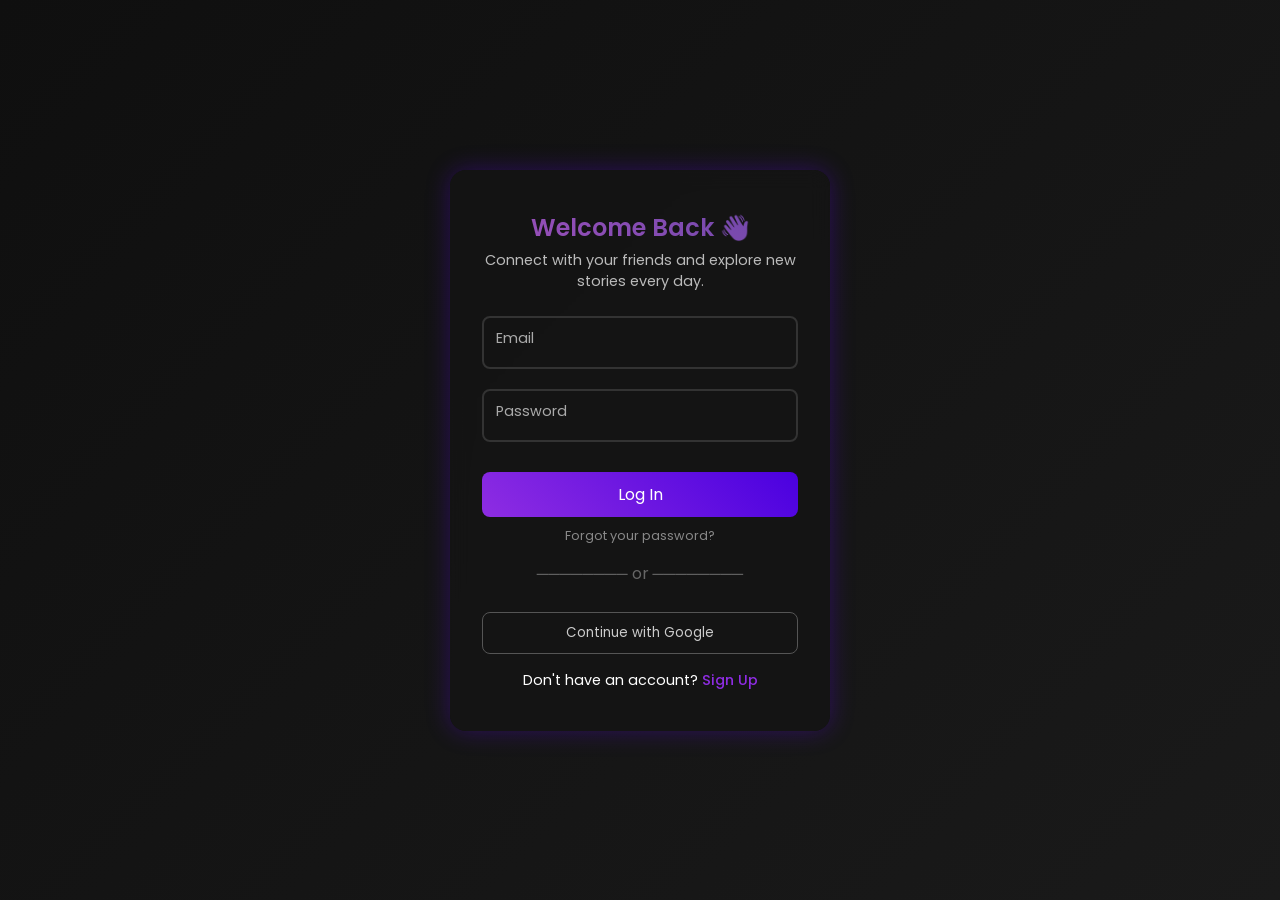
<file: AasthaRai/index.html>
<!DOCTYPE html>
<html lang="en">
<head>
  <meta charset="UTF-8" />
  <meta name="viewport" content="width=device-width, initial-scale=1.0" />
  <title>Login & Signup</title>
  <link rel="stylesheet" href="style.css" />
</head>
<body>
  <div class="wrapper">
    <!-- Login Form -->
    <div class="form-box login">
      <h2>Welcome Back 👋</h2>
      <p class="subtitle">Connect with your friends and explore new stories every day.</p>

      <form>
        <div class="input-box">
          <input type="email" required />
          <label>Email</label>
        </div>
        <div class="input-box">
          <input type="password" required />
          <label>Password</label>
        </div>

        <button type="submit" class="btn">Log In</button>
        <p class="forgot">Forgot your password?</p>
        <p class="or">──────── or ────────</p>
        <button class="social-btn">Continue with Google</button>

        <p class="switch">Don't have an account? <a href="#" id="signup-link">Sign Up</a></p>
      </form>
    </div>

    <!-- Signup Form -->
    <div class="form-box signup hidden">
      <h2>Create Account ✨</h2>
      <p class="subtitle">Join the community and share your favorite moments.</p>

      <form>
        <div class="input-box">
          <input type="text" required />
          <label>Username</label>
        </div>
        <div class="input-box">
          <input type="email" required />
          <label>Email</label>
        </div>
        <div class="input-box">
          <input type="password" required />
          <label>Password</label>
        </div>

        <button type="submit" class="btn">Sign Up</button>
        <p class="or">──────── or ────────</p>
        <button class="social-btn">Sign up with Google</button>

        <p class="switch">Already have an account? <a href="#" id="login-link">Login</a></p>
      </form>
    </div>
  </div>

  <script src="script.js"></script>
</body>
</html>
</file>
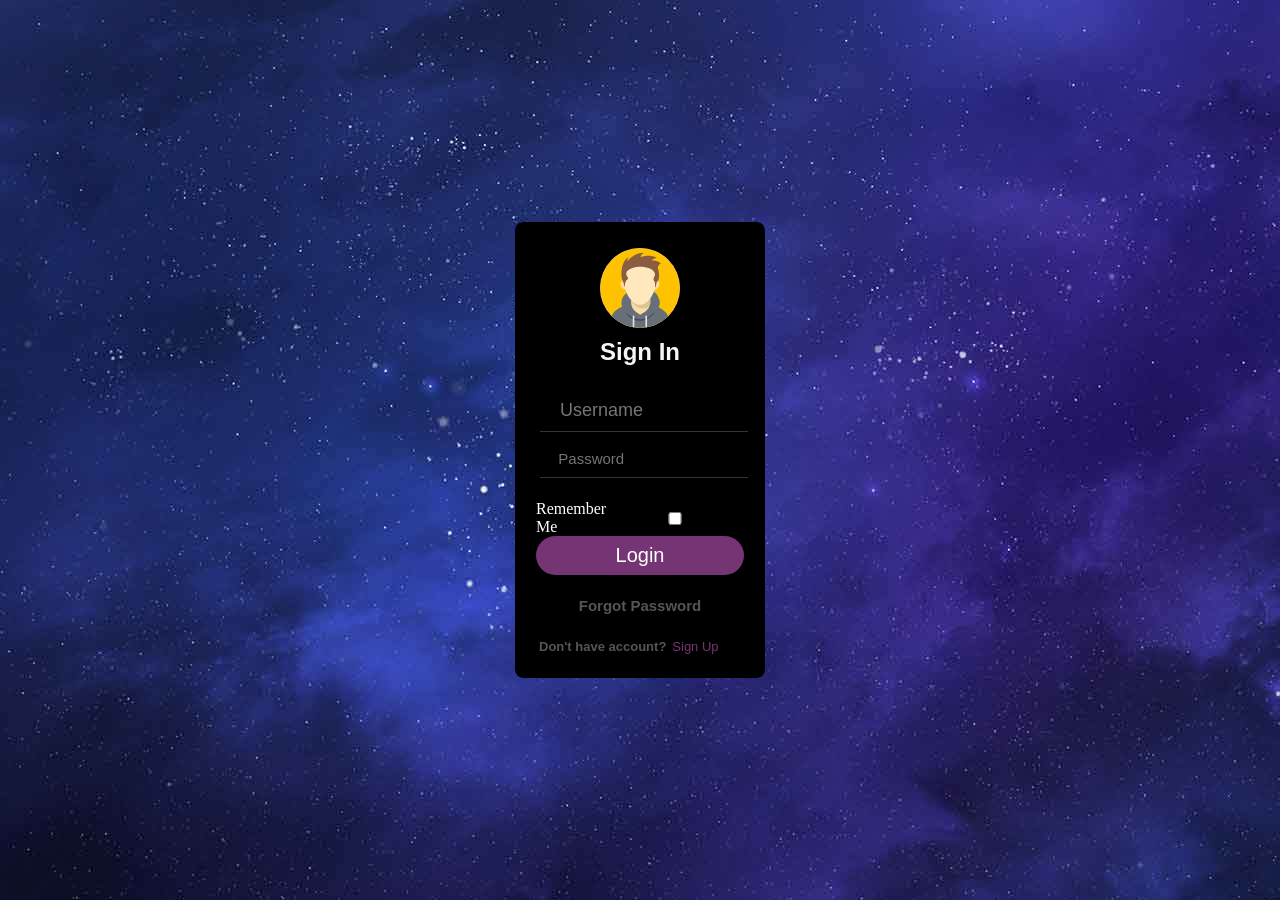
<file: Adhyatm/index.html>
<!DOCTYPE html>
<html lang="en">
<head>
    <meta charset="UTF-8">
    <meta name="viewport" content="width=device-width, initial-scale=1.0">
    <title>Login</title>
    <link rel="stylesheet" href="style.css">
</head>
<body>
    <fieldset>
        <img src="images/avataar.svg" alt="User Avatar" class="user-avatar">

        <h2>Sign In</h2>

        <form>
            
            <input type="text" id="username" placeholder="  Username"> <br>

            <input type="password" id="password" placeholder="  Password"><br><br>

            <div class="remember">
            <label for="remember">Remember Me</label>
            <input type="checkbox" id="remember">
            </div>

            <button type="submit">Login</button>
        

        </form><br>
        <h3 id="password">Forgot Password</h3><br>
        <div class="Register">

        <h3>Don't have account?</h3>
        <a>Sign Up</a>

        </div>
    </fieldset>
</body>
</html>
</file>
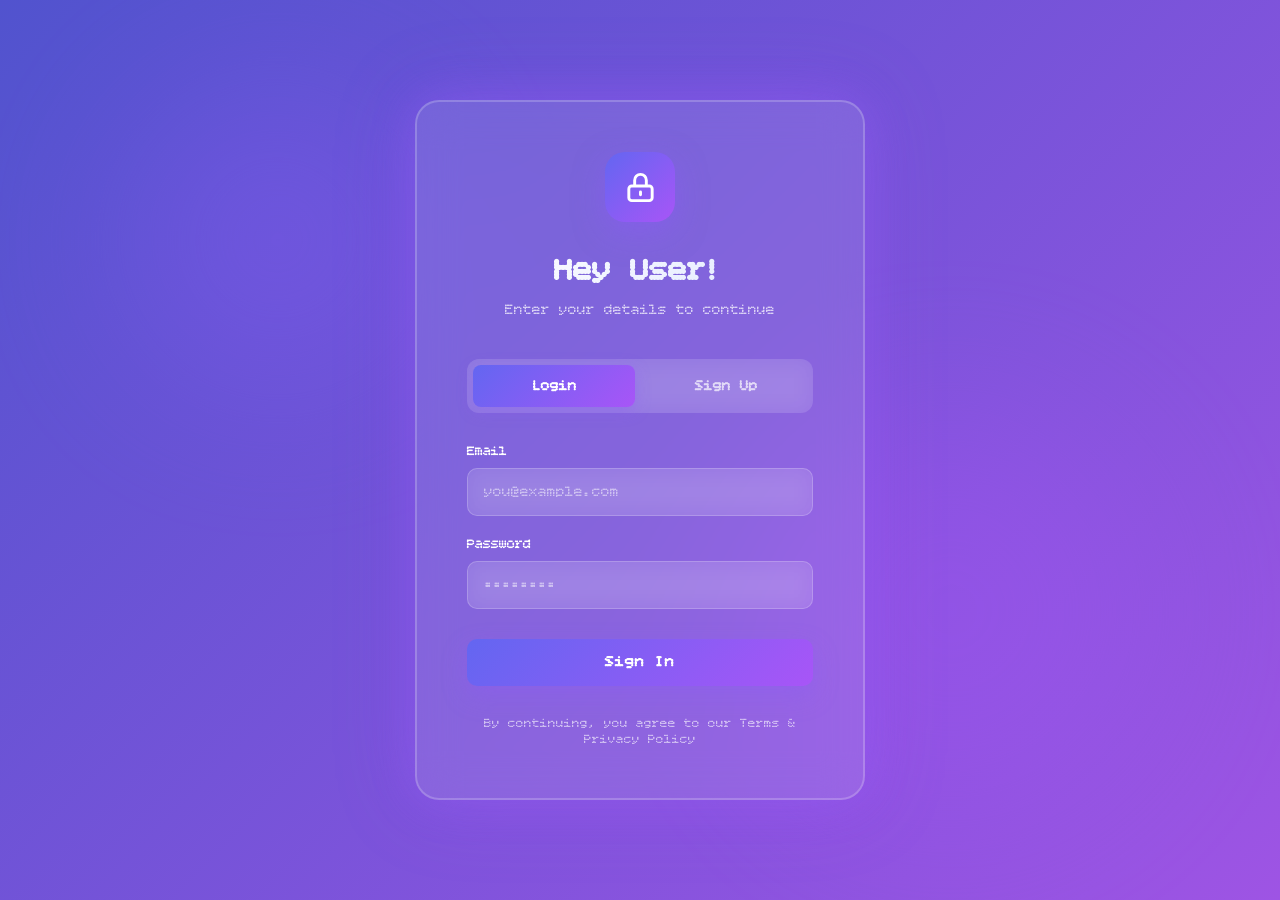
<file: Ankit_nonsense3/index.html>
<!DOCTYPE html>
<html lang="en">
<head>
    <meta charset="UTF-8">
    <meta name="viewport" content="width=device-width, initial-scale=1.0">
    <link rel="stylesheet" href="style.css">
    <script src="page.js"></script>
    <title>Login & Signup</title>
</head>
<body>
    <!-- Floating panel for background effect -->
    <div class="panel panel1"></div>
    <div class="panel panel2"></div>

    <!-- Main auth container -->
    <div class="auth-container">
        <!-- Logo -->
        <div class="logo">
            <svg viewBox="0 0 24 24">
                <path stroke-linecap="round" stroke-linejoin="round" d="M12 15v2m-6 4h12a2 2 0 002-2v-6a2 2 0 00-2-2H6a2 2 0 00-2 2v6a2 2 0 002 2zm10-10V7a4 4 0 00-8 0v4h8z" />
            </svg>
        </div>

        <!-- Header -->
        <div class="header">
            <h1>Hey User!</h1>
            <p>Enter your details to continue</p>
        </div>

        <!-- Success message -->
        <div id="successMessage" class="success-message"></div>

        <!-- Tabs -->
        <div class="tabs">
            <button class="tab-btn active" onclick="switchTab('login')">Login</button>
            <button class="tab-btn" onclick="switchTab('signup')">Sign Up</button>
        </div>

        <!-- Login Form -->
        <div id="loginForm" class="form-content active">
            <form onsubmit="handleLogin(event)">
                <div class="form-group">
                    <label for="loginEmail">Email</label>
                    <input type="email" id="loginEmail" placeholder="you@example.com" required>
                </div>
                <div class="form-group">
                    <label for="loginPassword">Password</label>
                    <input type="password" id="loginPassword" placeholder="••••••••" required>
                </div>
                <button type="submit" id="loginBtn">Sign In</button>
            </form>
        </div>
        <!-- Signup Form -->
        <div id="signupForm" class="form-content">
            <form onsubmit="handleSignup(event)">
                <div class="form-group">
                    <label for="signupName">Full Name</label>
                    <input type="text" id="signupName" placeholder="John Doe" required>
                </div>
                <div class="form-group">
                    <label for="signupEmail">Email</label>
                    <input type="email" id="signupEmail" placeholder="address@example.com" required>
                </div>
                <div class="form-group">
                    <label for="signupPassword">Password</label>
                    <input type="password" id="signupPassword" placeholder="••••••••" required>
                </div>
                <button type="submit" id="signupBtn">Create Account</button>
            </form>
        </div>

        <!-- Footer -->
        <div class="footer">
            <p>By continuing, you agree to our Terms & Privacy Policy</p>
        </div>
    </div>
</body>
</html>
</file>
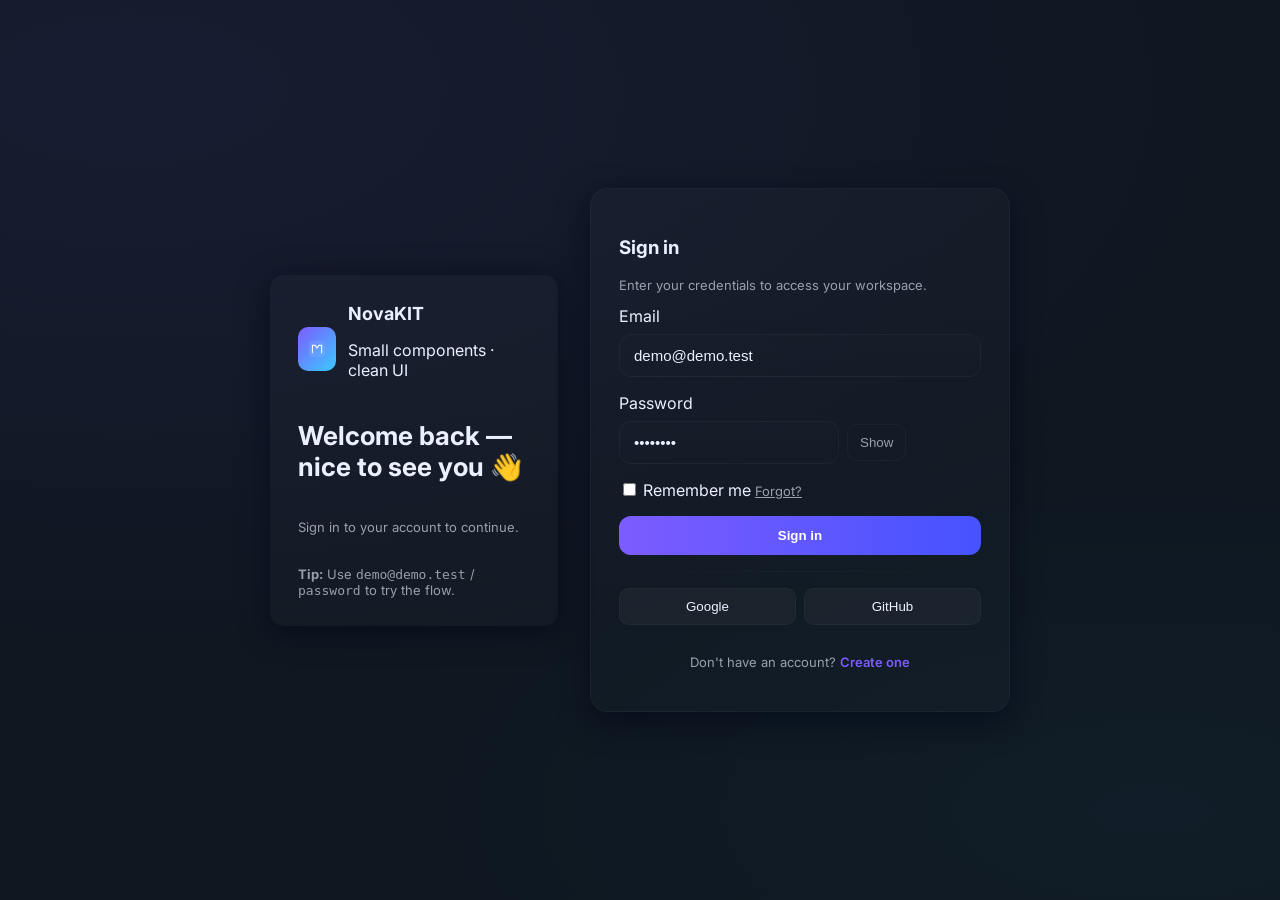
<file: ArchismanNathChoudhury/index.html>
<!doctype html>
<html lang="en">
<head>
  <meta charset="utf-8" />
  <meta name="viewport" content="width=device-width, initial-scale=1" />
  <title>Minimal Dark Login</title>
  <link rel="stylesheet" href="style.css" />
  <link rel="preconnect" href="https://fonts.googleapis.com">
  <link rel="preconnect" href="https://fonts.gstatic.com" crossorigin>
  <link href="https://fonts.googleapis.com/css2?family=Inter:wght@300;400;600;700&display=swap" rel="stylesheet">
</head>
<body>
  <main class="container">
    <aside class="panel">
      <div class="brand">
        <div class="logo">
          <svg width="22" height="22" viewBox="0 0 24 24" fill="none" xmlns="http://www.w3.org/2000/svg">
            <rect x="3" y="3" width="18" height="18" rx="5" fill="white" fill-opacity="0.08"/>
            <path d="M7 16V8h3l2 3 2-3h3v8" stroke="white" stroke-width="1.2" stroke-linecap="round" stroke-linejoin="round" opacity="0.95"/>
          </svg>
        </div>
        <div>
          <h1>NovaKIT</h1>
          <p>Small components · clean UI</p>
        </div>
      </div>

      <h2 class="headline">Welcome back — nice to see you 👋</h2>
      <p class="sub">Sign in to your account to continue.</p>

      <div class="tip">
        <strong>Tip:</strong> Use <kbd>demo@demo.test</kbd> / <kbd>password</kbd> to try the flow.
      </div>
    </aside>

    <section class="card">
      <h3>Sign in</h3>
      <p class="sub">Enter your credentials to access your workspace.</p>

      <form id="loginForm" autocomplete="on" novalidate>
        <div class="field">
          <label for="email">Email</label>
          <input id="email" name="email" type="email" required placeholder="you@company.com" value="demo@demo.test">
        </div>

        <div class="field">
          <label for="password">Password</label>
          <div class="password-row">
            <input id="password" name="password" type="password" required placeholder="••••••••" value="password">
            <button type="button" id="pwdToggle" class="ghost">Show</button>
          </div>
        </div>

        <div class="row">
          <label class="checkbox">
            <input type="checkbox" id="remember" name="remember">
            <span>Remember me</span>
          </label>
          <a href="#" class="muted">Forgot?</a>
        </div>

        <button type="submit" class="btn" id="submitBtn">Sign in</button>

        <div class="divider"></div>

        <div class="socials">
          <button type="button">Google</button>
          <button type="button">GitHub</button>
        </div>

        <p class="help">Don't have an account? <a href="#" class="accent">Create one</a></p>
      </form>
    </section>
  </main>

  <script src="script.js"></script>
</body>
</html>
</file>
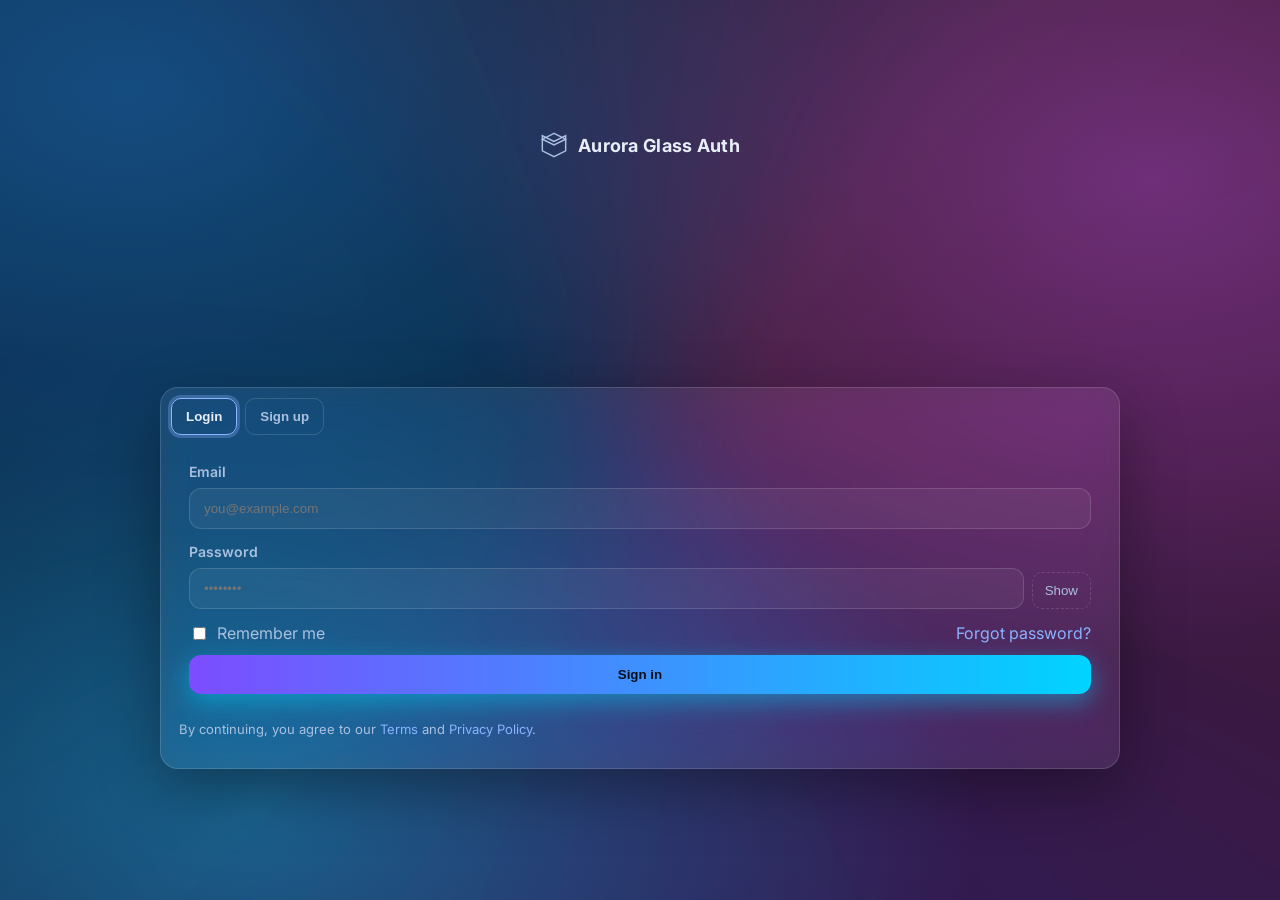
<file: Aurora-Glass-Auth/index.html>
<!DOCTYPE html>
<html lang="en">
  <head>
    <meta charset="UTF-8" />
    <meta name="viewport" content="width=device-width, initial-scale=1.0" />
    <title>Aurora Glass Auth</title>
    <link rel="preconnect" href="https://fonts.googleapis.com" />
    <link rel="preconnect" href="https://fonts.gstatic.com" crossorigin />
    <link href="https://fonts.googleapis.com/css2?family=Inter:wght@400;600;700&display=swap" rel="stylesheet" />
    <link rel="stylesheet" href="./style.css" />
  </head>
  <body>
    <div class="aurora"></div>
    <main class="container" role="main">
      <header class="brand">
        <svg width="28" height="28" viewBox="0 0 24 24" fill="none" xmlns="http://www.w3.org/2000/svg" aria-hidden="true">
          <path d="M12 2L2 7l10 5 10-5-10-5Zm0 7L2 4v13l10 5 10-5V4l-10 5Z" stroke="currentColor" stroke-width="1.25" fill="none"/>
        </svg>
        <h1>Aurora Glass Auth</h1>
      </header>

      <section class="card" aria-labelledby="auth-tabs">
        <div class="tabs" id="auth-tabs" role="tablist">
          <button class="tab active" role="tab" aria-selected="true" aria-controls="panel-login" id="tab-login">Login</button>
          <button class="tab" role="tab" aria-selected="false" aria-controls="panel-signup" id="tab-signup">Sign up</button>
        </div>

        <div class="panels">
          <form id="panel-login" role="tabpanel" aria-labelledby="tab-login" class="panel active" autocomplete="on" novalidate>
            <div class="field">
              <label for="login-email">Email</label>
              <input id="login-email" name="email" type="email" inputmode="email" placeholder="you@example.com" required />
            </div>
            <div class="field with-action">
              <div class="field-col">
                <label for="login-password">Password</label>
                <input id="login-password" name="password" type="password" placeholder="••••••••" required />
              </div>
              <button type="button" class="ghost" id="login-toggle">Show</button>
            </div>
            <div class="extras">
              <label class="checkbox">
                <input type="checkbox" id="remember" />
                <span>Remember me</span>
              </label>
              <a href="#" class="link">Forgot password?</a>
            </div>
            <button class="cta" type="submit">Sign in</button>
          </form>

          <form id="panel-signup" role="tabpanel" aria-labelledby="tab-signup" class="panel" autocomplete="on" novalidate>
            <div class="grid">
              <div class="field">
                <label for="first-name">First name</label>
                <input id="first-name" name="firstName" type="text" placeholder="Alex" required />
              </div>
              <div class="field">
                <label for="last-name">Last name</label>
                <input id="last-name" name="lastName" type="text" placeholder="Morgan" />
              </div>
            </div>
            <div class="field">
              <label for="signup-email">Email</label>
              <input id="signup-email" name="email" type="email" inputmode="email" placeholder="you@example.com" required />
            </div>
            <div class="field with-action">
              <div class="field-col">
                <label for="signup-password">Password</label>
                <input id="signup-password" name="password" type="password" placeholder="At least 8 characters" required minlength="8" />
              </div>
              <button type="button" class="ghost" id="signup-toggle">Show</button>
            </div>
            <button class="cta" type="submit">Create account</button>
          </form>
        </div>

        <footer class="fineprint">
          <p>By continuing, you agree to our
            <a href="#" class="link">Terms</a> and
            <a href="#" class="link">Privacy Policy</a>.</p>
        </footer>
      </section>
    </main>

    <script src="./script.js"></script>
  </body>
  </html>
</file>
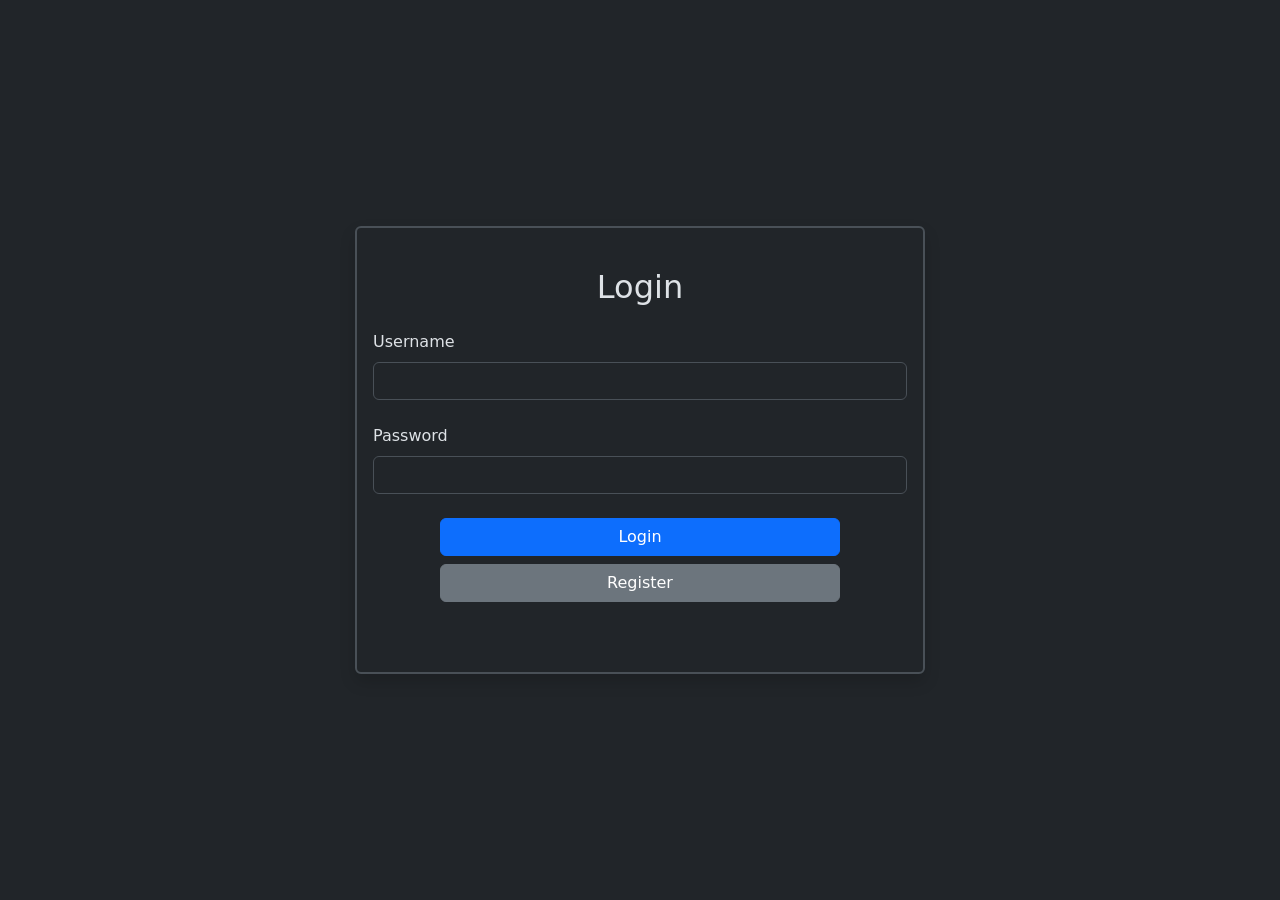
<file: bootstrap_login_template/index.html>
<!DOCTYPE html>
<!-- Use data-bs-theme="dark" for dark mode and data-bs-theme="light" for light mode -->
<html lang="en" style="height: 100vh" data-bs-theme="dark">
  <head>
    <meta charset="UTF-8" />
    <meta name="viewport" content="width=device-width, initial-scale=1.0" />
    <title>Login</title>
    <link
      href="https://cdn.jsdelivr.net/npm/bootstrap@5.3.8/dist/css/bootstrap.min.css"
      rel="stylesheet"
      integrity="sha384-sRIl4kxILFvY47J16cr9ZwB07vP4J8+LH7qKQnuqkuIAvNWLzeN8tE5YBujZqJLB"
      crossorigin="anonymous"
    />
    <script
      src="https://cdn.jsdelivr.net/npm/bootstrap@5.3.8/dist/js/bootstrap.bundle.min.js"
      integrity="sha384-FKyoEForCGlyvwx9Hj09JcYn3nv7wiPVlz7YYwJrWVcXK/BmnVDxM+D2scQbITxI"
      crossorigin="anonymous"
    ></script>
  </head>
  <body class="h-100">
    <div class="container h-100">
      <div class="row justify-content-center align-items-center h-100">
        <div
          class="col-md-6 border border-2 rounded p-3 shadow"
          style="height: 28rem"
        >
          <h2 class="text-center my-4">Login</h2>
          <form
            method="POST"
            action="/login/"
            class="gap-2 d-flex flex-column align-items-center"
          >
            <div class="mb-3 w-100">
              <label for="username" class="form-label">Username</label>
              <input
                type="text"
                class="form-control"
                id="username"
                name="username"
                required
              />
            </div>
            <div class="mb-3 w-100">
              <label for="password" class="form-label">Password</label>
              <input
                type="password"
                class="form-control"
                id="password"
                name="password"
                required
              />
            </div>
            <button type="submit" class="btn btn-primary w-75">Login</button>
            <button type="button" class="btn btn-secondary w-75">
              Register
            </button>
          </form>
        </div>
      </div>
    </div>
  </body>
</html>
</file>
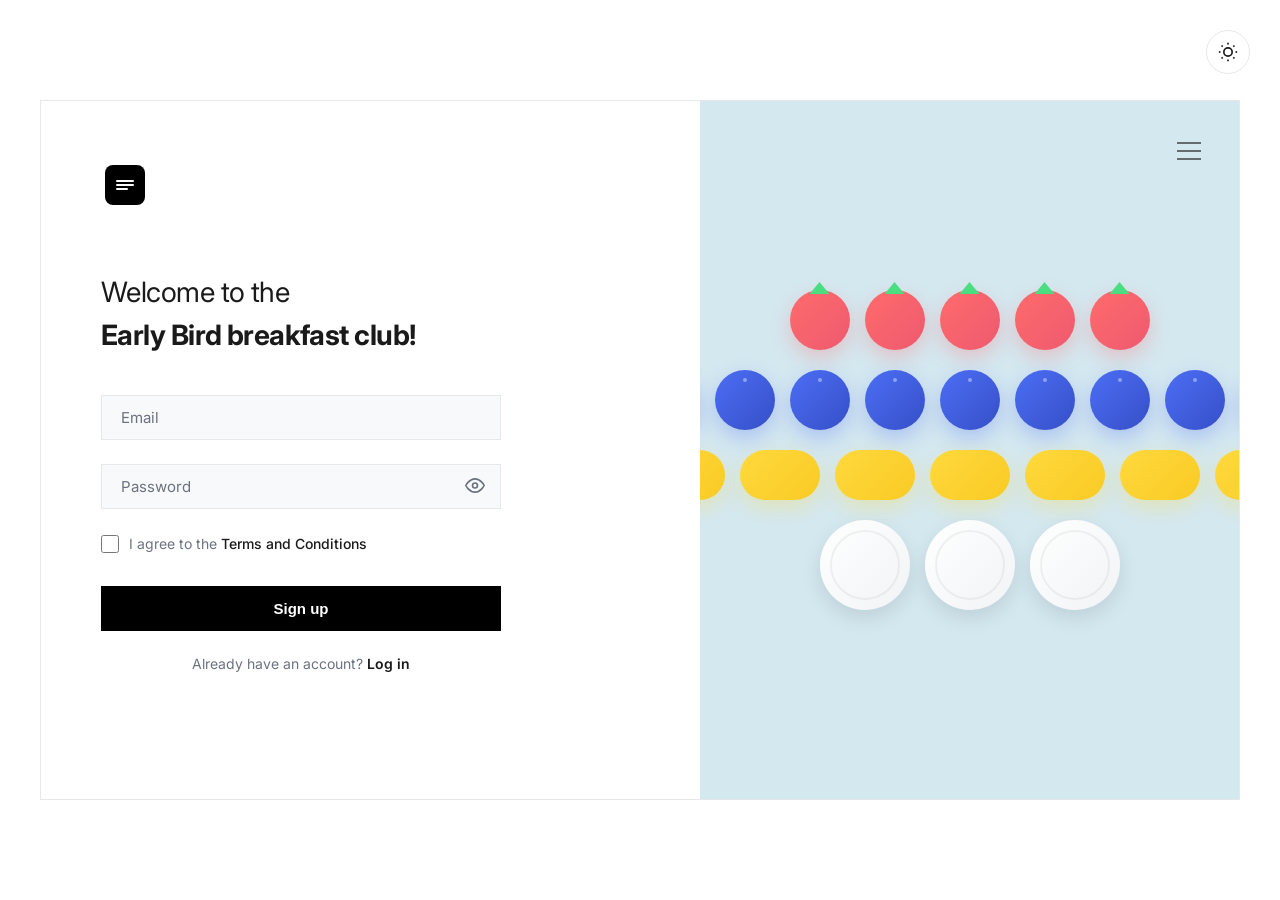
<file: Chinmay/index.html>
<!DOCTYPE html>
<html lang="en">

<head>
    <meta charset="UTF-8">
    <meta name="viewport" content="width=device-width, initial-scale=1.0">
    <title>Early Bird Auth</title>
    <link rel="stylesheet" href="style.css?v=2.0">
    <link rel="preconnect" href="https://fonts.googleapis.com">
    <link rel="preconnect" href="https://fonts.gstatic.com" crossorigin>
    <link href="https://fonts.googleapis.com/css2?family=Inter:wght@300;400;500;600;700&display=swap" rel="stylesheet">
</head>

<body>
    <button class="theme-toggle" id="themeToggle" aria-label="Toggle theme">
        <svg class="sun-icon" width="20" height="20" viewBox="0 0 24 24" fill="none" stroke="currentColor"
            stroke-width="2">
            <circle cx="12" cy="12" r="5" />
            <line x1="12" y1="1" x2="12" y2="3" />
            <line x1="12" y1="21" x2="12" y2="23" />
            <line x1="4.22" y1="4.22" x2="5.64" y2="5.64" />
            <line x1="18.36" y1="18.36" x2="19.78" y2="19.78" />
            <line x1="1" y1="12" x2="3" y2="12" />
            <line x1="21" y1="12" x2="23" y2="12" />
            <line x1="4.22" y1="19.78" x2="5.64" y2="18.36" />
            <line x1="18.36" y1="5.64" x2="19.78" y2="4.22" />
        </svg>
        <svg class="moon-icon" width="20" height="20" viewBox="0 0 24 24" fill="none" stroke="currentColor"
            stroke-width="2">
            <path d="M21 12.79A9 9 0 1 1 11.21 3 7 7 0 0 0 21 12.79z" />
        </svg>
    </button>

    <div class="container">
        <!-- Left Panel - Form Section -->
        <div class="form-panel">
            <div class="logo">
                <svg width="48" height="48" viewBox="0 0 48 48" fill="none">
                    <rect x="4" y="4" width="40" height="40" rx="8" fill="currentColor" />
                    <path d="M16 20h16M16 24h16M16 28h10" stroke="var(--bg-primary)" stroke-width="2"
                        stroke-linecap="round" />
                </svg>
            </div>

            <div class="form-wrapper">
                <div class="header">
                    <h1 class="title">Welcome to the<br><span class="highlight">Early Bird breakfast club!</span></h1>
                </div>

                <!-- Sign Up Form -->
                <form class="auth-form" id="signupForm">
                    <div class="input-group floating-label">
                        <input type="email" id="email" required>
                        <label for="email">Email</label>
                    </div>

                    <div class="input-group floating-label">
                        <div class="password-wrapper">
                            <input type="password" id="password" required>
                            <label for="password">Password</label>
                            <button type="button" class="password-toggle" aria-label="Toggle password visibility">
                                <svg width="20" height="20" viewBox="0 0 24 24" fill="none" stroke="currentColor"
                                    stroke-width="2">
                                    <path d="M1 12s4-8 11-8 11 8 11 8-4 8-11 8-11-8-11-8z" />
                                    <circle cx="12" cy="12" r="3" />
                                </svg>
                            </button>
                        </div>
                    </div>

                    <div class="checkbox-group">
                        <input type="checkbox" id="terms" required>
                        <label for="terms">I agree to the <a href="#">Terms and Conditions</a></label>
                    </div>

                    <button type="submit" class="submit-btn">Sign up</button>

                    <p class="switch-form">Already have an account? <a href="#" id="switchToLogin">Log in</a></p>
                </form>

                <!-- Sign In Form (Hidden by default) -->
                <form class="auth-form hidden" id="signinForm">
                    <div class="input-group floating-label">
                        <input type="email" id="signin-email" required>
                        <label for="signin-email">Email</label>
                    </div>

                    <div class="input-group floating-label">
                        <div class="password-wrapper">
                            <input type="password" id="signin-password" required>
                            <label for="signin-password">Password</label>
                            <button type="button" class="password-toggle" aria-label="Toggle password visibility">
                                <svg width="20" height="20" viewBox="0 0 24 24" fill="none" stroke="currentColor"
                                    stroke-width="2">
                                    <path d="M1 12s4-8 11-8 11 8 11 8-4 8-11 8-11-8-11-8z" />
                                    <circle cx="12" cy="12" r="3" />
                                </svg>
                            </button>
                        </div>
                    </div>

                    <div class="forgot-password">
                        <a href="#">Forgot password?</a>
                    </div>

                    <button type="submit" class="submit-btn">Log in</button>

                    <p class="switch-form">Don't have an account? <a href="#" id="switchToSignup">Sign up</a></p>
                </form>
            </div>
        </div>

        <!-- Right Panel - Visual Section -->
        <div class="visual-panel">
            <button class="menu-btn" id="menuBtn" aria-label="Menu">
                <span></span>
            </button>

            <div class="visual-content">
                <!-- Decorative food items -->
                <div class="food-grid">
                    <div class="food-row">
                        <div class="food-item strawberry"></div>
                        <div class="food-item strawberry"></div>
                        <div class="food-item strawberry"></div>
                        <div class="food-item strawberry"></div>
                        <div class="food-item strawberry"></div>
                    </div>
                    <div class="food-row">
                        <div class="food-item blueberry"></div>
                        <div class="food-item blueberry"></div>
                        <div class="food-item blueberry"></div>
                        <div class="food-item blueberry"></div>
                        <div class="food-item blueberry"></div>
                        <div class="food-item blueberry"></div>
                        <div class="food-item blueberry"></div>
                        <div class="food-item blueberry"></div>
                        <div class="food-item blueberry"></div>
                    </div>
                    <div class="food-row">
                        <div class="food-item banana"></div>
                        <div class="food-item banana"></div>
                        <div class="food-item banana"></div>
                        <div class="food-item banana"></div>
                        <div class="food-item banana"></div>
                        <div class="food-item banana"></div>
                        <div class="food-item banana"></div>
                    </div>
                    <div class="food-row">
                        <div class="food-item milk"></div>
                        <div class="food-item milk"></div>
                        <div class="food-item milk"></div>
                    </div>
                </div>
            </div>
        </div>
    </div>

    <script src="script.js?v=2.0"></script>
</body>

</html>
</file>
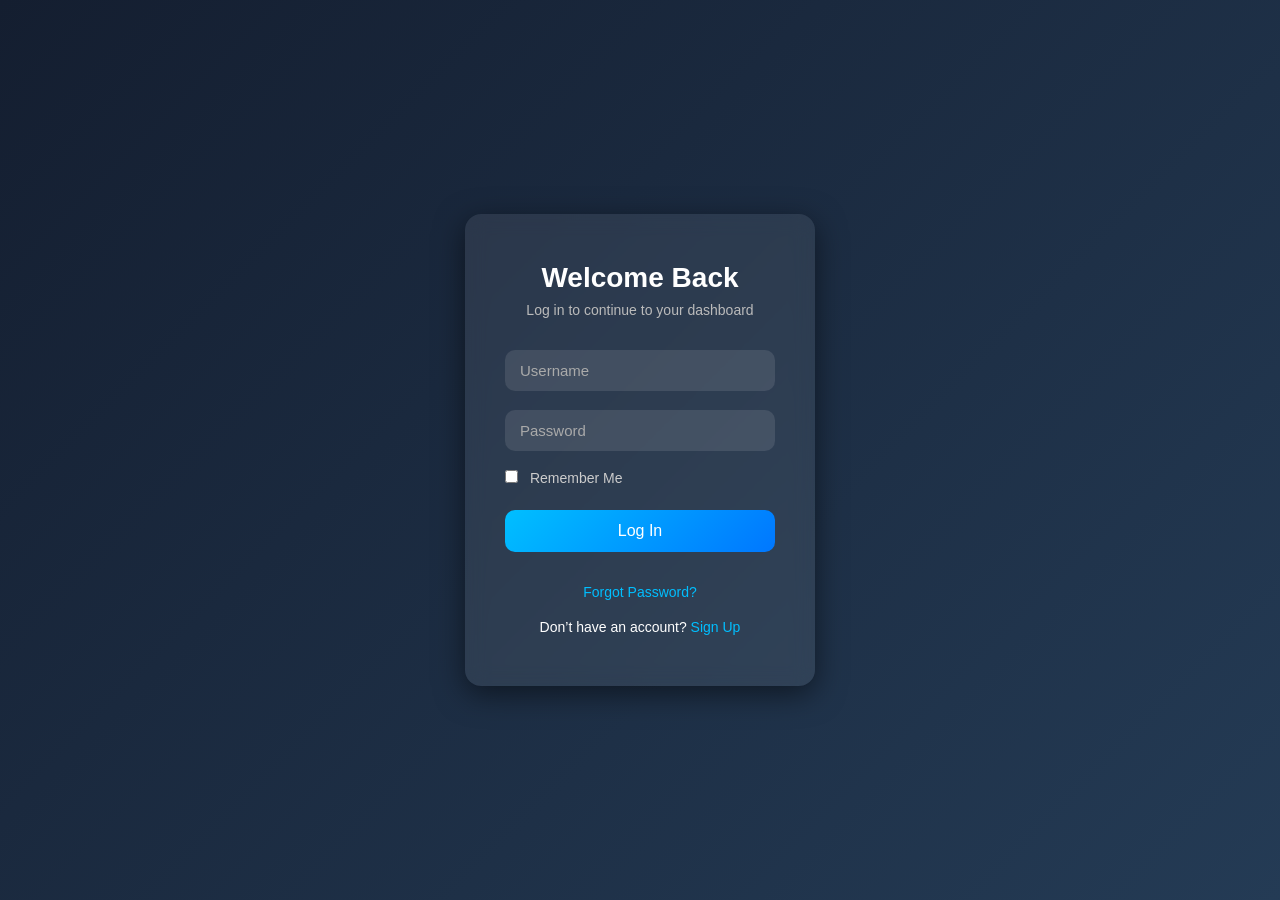
<file: Colm-Woods-Login/index.html>
<!DOCTYPE html>
<html lang="en">

<head>
    <meta charset="UTF-8">
    <meta name="viewport" content="width=device-width, initial-scale=1.0">
    <title>Colm Woods Login</title>
    <link rel="stylesheet" href="style.css">
</head>

<body>
    <div class="login-container">
        <div class="login-card">
            <h2>Welcome Back</h2>
            <p class="subtitle">Log in to continue to your dashboard</p>

            <form action="/login" method="POST">
                <div class="input-group">
                    <input type="text" name="username" placeholder="Username" required>
                </div>
                <div class="input-group">
                    <input type="password" name="password" placeholder="Password" required>
                </div>

                <div class="remember">
                    <label>
                        <input type="checkbox" name="remember">
                        Remember Me
                    </label>
                </div>

                <button class="btn" type="submit">Log In</button>
            </form>

            <div class="links">
                <p><a href="#">Forgot Password?</a></p>
                <p class="signup">Don’t have an account? <a href="#">Sign Up</a></p>
            </div>
        </div>
    </div>
</body>

</html>
</file>
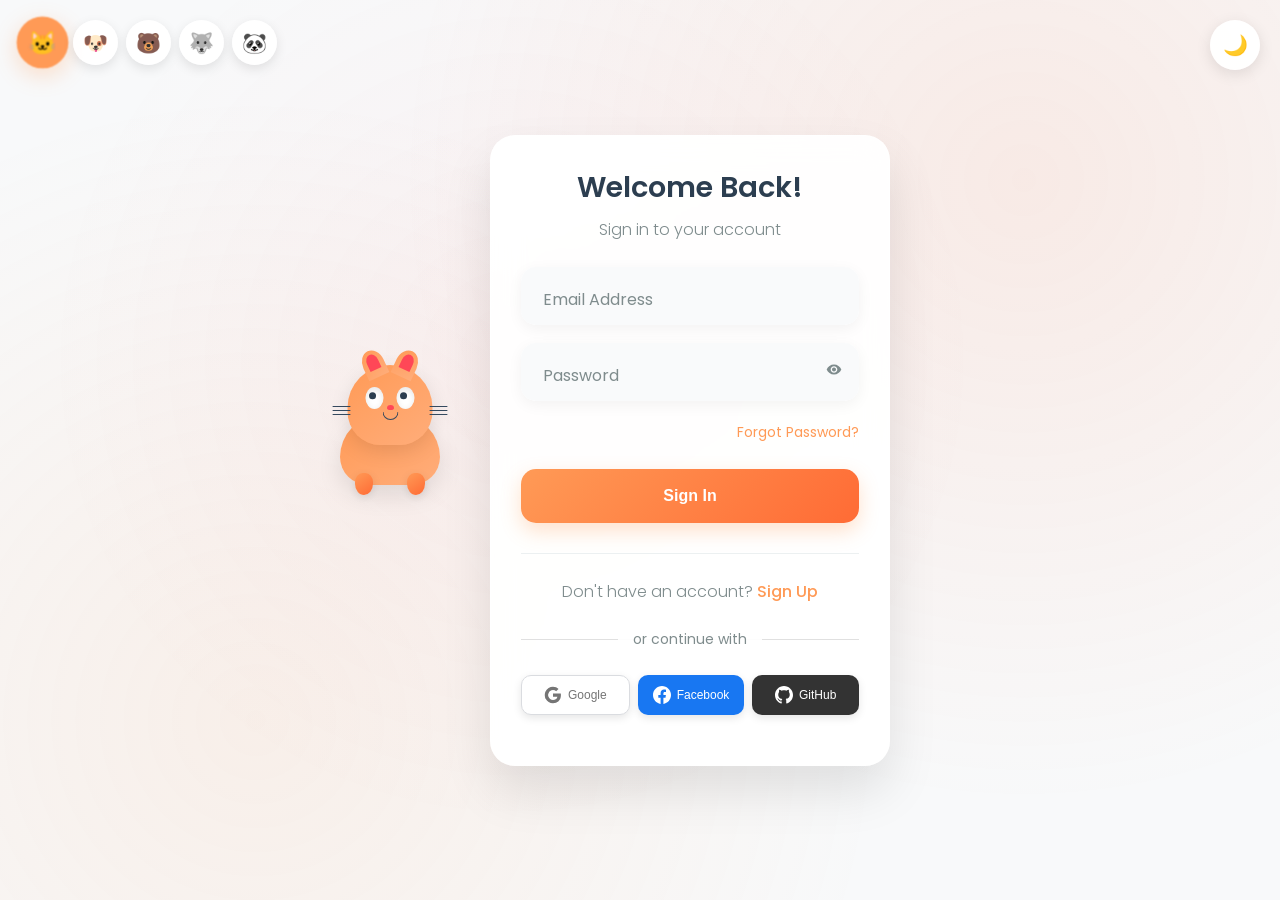
<file: Cursor Following/index.html>
<!DOCTYPE html>
<html lang="en">
<head>
    <meta charset="UTF-8">
    <meta name="viewport" content="width=device-width, initial-scale=1.0">
    <title>Sign in / Sign up</title>
    <link rel="stylesheet" href="style.css">
    <link href="https://fonts.googleapis.com/css2?family=Poppins:wght@300;400;500;600;700&display=swap" rel="stylesheet">
</head>
<body>
    <!-- Theme Toggle -->
    <button class="theme-toggle" id="theme-toggle">
        <span class="theme-icon">🌙</span>
    </button>

 
        
        <!-- Character Selection -->
         <div class="character-selector">
             <button class="character-btn active" data-character="cat">🐱</button>
             <button class="character-btn" data-character="dog">🐶</button>
             <button class="character-btn" data-character="bear">🐻</button>
             <button class="character-btn" data-character="wolf">🐺</button>
             <button class="character-btn" data-character="panda">🐼</button>
            </div>
            
            <!-- Animated Character -->
            <div class="character-container">
                <div class="character cat" id="character" data-type="cat">
                    <div class="character-body">
                        <div class="paw left-paw"></div>
                        <div class="paw right-paw"></div>
                        <div class="character-head">
                            <div class="ear left-ear"></div>
                            <div class="ear right-ear"></div>
                            <div class="eye left-eye">
                                <div class="pupil left-pupil"></div>
                    </div>
                    <div class="eye right-eye">
                        <div class="pupil right-pupil"></div>
                    </div>
                    <div class="nose"></div>
                    <div class="mouth"></div>
                    <div class="whiskers left-whiskers">
                        <div class="whisker"></div>
                        <div class="whisker"></div>
                        <div class="whisker"></div>
                    </div>
                    <div class="whiskers right-whiskers">
                        <div class="whisker"></div>
                        <div class="whisker"></div>
                        <div class="whisker"></div>
                    </div>
                    <div class="snout"></div>
                    <div class="spots"></div>
                    <div class="muzzle"></div>
                </div>
                <div class="tail"></div>
            </div>
        </div>
    </div>

    <!-- Main Container -->
    <div class="container">
        <div class="form-container">
            <!-- Login Form -->
            <div class="form login-form active">
                <h2>Welcome Back!</h2>
                <p>Sign in to your account</p>
                
                

                <form>
                    <div class="input-group">
                        <div class="input-wrapper">
                            <input type="email" id="login-email" placeholder=" " required>
                            <label for="login-email">Email Address</label>
                        </div>
                    </div>
                    <div class="input-group">
                        <div class="input-wrapper">
                            <input type="password" id="login-password" class="password-field" placeholder=" " required>
                            <label for="login-password">Password</label>
                            <button type="button" class="password-toggle" data-target="login-password">
                                <svg width="16" height="16" viewBox="0 0 24 24" fill="currentColor">
                                    <path d="M12 4.5C7 4.5 2.73 7.61 1 12c1.73 4.39 6 7.5 11 7.5s9.27-3.11 11-7.5c-1.73-4.39-6-7.5-11-7.5zM12 17c-2.76 0-5-2.24-5-5s2.24-5 5-5 5 2.24 5 5-2.24 5-5 5zm0-8c-1.66 0-3 1.34-3 3s1.34 3 3 3 3-1.34 3-3-1.34-3-3-3z"/>
                                </svg>
                            </button>
                        </div>
                    </div>
                    <div class="forgot-password">
                        <a href="#">Forgot Password?</a>
                    </div>
                    <button type="submit" class="btn">Sign In</button>
                </form>
                <div class="form-switch">
                    <p>Don't have an account? <a href="#" class="switch-to-signup">Sign Up</a></p>
                </div>
                <div class="divider">
                    <span>or continue with</span>
                </div>
                
                <!-- Social Login -->
                <div class="social-login">
                    <div class="social-buttons">
                        <button class="social-btn google-btn">
                            <svg width="18" height="18" viewBox="0 0 24 24" fill="currentColor">
                                <path d="M22.56 12.25c0-.78-.07-1.53-.2-2.25H12v4.26h5.92c-.26 1.37-1.04 2.53-2.21 3.31v2.77h3.57c2.08-1.92 3.28-4.74 3.28-8.09z"/>
                                <path d="M12 23c2.97 0 5.46-.98 7.28-2.66l-3.57-2.77c-.98.66-2.23 1.06-3.71 1.06-2.86 0-5.29-1.93-6.16-4.53H2.18v2.84C3.99 20.53 7.7 23 12 23z"/>
                                <path d="M5.84 14.09c-.22-.66-.35-1.36-.35-2.09s.13-1.43.35-2.09V7.07H2.18C1.43 8.55 1 10.22 1 12s.43 3.45 1.18 4.93l2.85-2.22.81-.62z"/>
                                <path d="M12 5.38c1.62 0 3.06.56 4.21 1.64l3.15-3.15C17.45 2.09 14.97 1 12 1 7.7 1 3.99 3.47 2.18 7.07l3.66 2.84c.87-2.6 3.3-4.53 6.16-4.53z"/>
                            </svg>
                            Google
                        </button>
                        <button class="social-btn facebook-btn">
                            <svg width="18" height="18" viewBox="0 0 24 24" fill="currentColor">
                                <path d="M24 12.073c0-6.627-5.373-12-12-12s-12 5.373-12 12c0 5.99 4.388 10.954 10.125 11.854v-8.385H7.078v-3.47h3.047V9.43c0-3.007 1.792-4.669 4.533-4.669 1.312 0 2.686.235 2.686.235v2.953H15.83c-1.491 0-1.956.925-1.956 1.874v2.25h3.328l-.532 3.47h-2.796v8.385C19.612 23.027 24 18.062 24 12.073z"/>
                            </svg>
                            Facebook
                        </button>
                        <button class="social-btn github-btn">
                            <svg width="18" height="18" viewBox="0 0 24 24" fill="currentColor">
                                <path d="M12 0c-6.626 0-12 5.373-12 12 0 5.302 3.438 9.8 8.207 11.387.599.111.793-.261.793-.577v-2.234c-3.338.726-4.033-1.416-4.033-1.416-.546-1.387-1.333-1.756-1.333-1.756-1.089-.745.083-.729.083-.729 1.205.084 1.839 1.237 1.839 1.237 1.07 1.834 2.807 1.304 3.492.997.107-.775.418-1.305.762-1.604-2.665-.305-5.467-1.334-5.467-5.931 0-1.311.469-2.381 1.236-3.221-.124-.303-.535-1.524.117-3.176 0 0 1.008-.322 3.301 1.23.957-.266 1.983-.399 3.003-.404 1.02.005 2.047.138 3.006.404 2.291-1.552 3.297-1.23 3.297-1.23.653 1.653.242 2.874.118 3.176.77.84 1.235 1.911 1.235 3.221 0 4.609-2.807 5.624-5.479 5.921.43.372.823 1.102.823 2.222v3.293c0 .319.192.694.801.576 4.765-1.589 8.199-6.086 8.199-11.386 0-6.627-5.373-12-12-12z"/>
                            </svg>
                            GitHub
                        </button>
                    </div>
                    
                </div>

            </div>

            <!-- Signup Form -->
            <div class="form signup-form">
                <h2>Create Account</h2>
                <p>Join us today!</p>
                
                

                <form>
                    <div class="input-group">
                        <div class="input-wrapper">
                            <input type="text" id="signup-name" placeholder=" " required>
                            <label for="signup-name">Full Name</label>
                        </div>
                    </div>
                    <div class="input-group">
                        <div class="input-wrapper">
                            <input type="email" id="signup-email" placeholder=" " required>
                            <label for="signup-email">Email Address</label>
                        </div>
                    </div>
                    <div class="input-group">
                        <div class="input-wrapper">
                            <input type="password" id="signup-password" class="password-field" placeholder=" " required>
                            <label for="signup-password">Password</label>
                            <button type="button" class="password-toggle" data-target="signup-password">
                                <svg width="16" height="16" viewBox="0 0 24 24" fill="currentColor">
                                    <path d="M12 4.5C7 4.5 2.73 7.61 1 12c1.73 4.39 6 7.5 11 7.5s9.27-3.11 11-7.5c-1.73-4.39-6-7.5-11-7.5zM12 17c-2.76 0-5-2.24-5-5s2.24-5 5-5 5 2.24 5 5-2.24 5-5 5zm0-8c-1.66 0-3 1.34-3 3s1.34 3 3 3 3-1.34 3-3-1.34-3-3-3z"/>
                                </svg>
                            </button>
                        </div>
                    </div>
                    <div class="input-group">
                        <div class="input-wrapper">
                            <input type="password" id="confirm-password" class="password-field" placeholder=" " required>
                            <label for="confirm-password">Confirm Password</label>
                            <button type="button" class="password-toggle" data-target="confirm-password">
                                <svg width="16" height="16" viewBox="0 0 24 24" fill="currentColor">
                                    <path d="M12 4.5C7 4.5 2.73 7.61 1 12c1.73 4.39 6 7.5 11 7.5s9.27-3.11 11-7.5c-1.73-4.39-6-7.5-11-7.5zM12 17c-2.76 0-5-2.24-5-5s2.24-5 5-5 5 2.24 5 5-2.24 5-5 5zm0-8c-1.66 0-3 1.34-3 3s1.34 3 3 3 3-1.34 3-3-1.34-3-3-3z"/>
                                </svg>
                            </button>
                        </div>
                    </div>
                    <button type="submit" class="btn">Sign Up</button>
                </form>
                <div class="form-switch">
                    <p>Already have an account? <a href="#" class="switch-to-login">Sign In</a></p>
                </div>
                <div class="divider">
                    <span>or create account with email</span>
                </div>
                <!-- Social Login -->
                <div class="social-login">
                    <div class="social-buttons">
                        <button class="social-btn google-btn">
                            <svg width="18" height="18" viewBox="0 0 24 24" fill="currentColor">
                                <path d="M22.56 12.25c0-.78-.07-1.53-.2-2.25H12v4.26h5.92c-.26 1.37-1.04 2.53-2.21 3.31v2.77h3.57c2.08-1.92 3.28-4.74 3.28-8.09z"/>
                                <path d="M12 23c2.97 0 5.46-.98 7.28-2.66l-3.57-2.77c-.98.66-2.23 1.06-3.71 1.06-2.86 0-5.29-1.93-6.16-4.53H2.18v2.84C3.99 20.53 7.7 23 12 23z"/>
                                <path d="M5.84 14.09c-.22-.66-.35-1.36-.35-2.09s.13-1.43.35-2.09V7.07H2.18C1.43 8.55 1 10.22 1 12s.43 3.45 1.18 4.93l2.85-2.22.81-.62z"/>
                                <path d="M12 5.38c1.62 0 3.06.56 4.21 1.64l3.15-3.15C17.45 2.09 14.97 1 12 1 7.7 1 3.99 3.47 2.18 7.07l3.66 2.84c.87-2.6 3.3-4.53 6.16-4.53z"/>
                            </svg>
                            Google
                        </button>
                        <button class="social-btn facebook-btn">
                            <svg width="18" height="18" viewBox="0 0 24 24" fill="currentColor">
                                <path d="M24 12.073c0-6.627-5.373-12-12-12s-12 5.373-12 12c0 5.99 4.388 10.954 10.125 11.854v-8.385H7.078v-3.47h3.047V9.43c0-3.007 1.792-4.669 4.533-4.669 1.312 0 2.686.235 2.686.235v2.953H15.83c-1.491 0-1.956.925-1.956 1.874v2.25h3.328l-.532 3.47h-2.796v8.385C19.612 23.027 24 18.062 24 12.073z"/>
                            </svg>
                            Facebook
                        </button>
                        <button class="social-btn github-btn">
                            <svg width="18" height="18" viewBox="0 0 24 24" fill="currentColor">
                                <path d="M12 0c-6.626 0-12 5.373-12 12 0 5.302 3.438 9.8 8.207 11.387.599.111.793-.261.793-.577v-2.234c-3.338.726-4.033-1.416-4.033-1.416-.546-1.387-1.333-1.756-1.333-1.756-1.089-.745.083-.729.083-.729 1.205.084 1.839 1.237 1.839 1.237 1.07 1.834 2.807 1.304 3.492.997.107-.775.418-1.305.762-1.604-2.665-.305-5.467-1.334-5.467-5.931 0-1.311.469-2.381 1.236-3.221-.124-.303-.535-1.524.117-3.176 0 0 1.008-.322 3.301 1.23.957-.266 1.983-.399 3.003-.404 1.02.005 2.047.138 3.006.404 2.291-1.552 3.297-1.23 3.297-1.23.653 1.653.242 2.874.118 3.176.77.84 1.235 1.911 1.235 3.221 0 4.609-2.807 5.624-5.479 5.921.43.372.823 1.102.823 2.222v3.293c0 .319.192.694.801.576 4.765-1.589 8.199-6.086 8.199-11.386 0-6.627-5.373-12-12-12z"/>
                            </svg>
                            GitHub
                        </button>
                    </div>
                    
                </div>
            </div>
        </div>
    </div>

    <script src="script.js"></script>
</body>
</html>
</file>
<file: AasthaRai/style.css>
@import url('https://fonts.googleapis.com/css2?family=Poppins:wght@300;400;500;600&display=swap');

* {
  margin: 0;
  padding: 0;
  box-sizing: border-box;
  font-family: "Poppins", sans-serif;
}

body {
  min-height: 100vh;
  background: linear-gradient(135deg, #0f0f0f, #1a1a1a);
  display: flex;
  justify-content: center;
  align-items: center;
  color: #fff;
}

.wrapper {
  width: 380px;
  background: rgba(20, 20, 20, 0.9);
  border-radius: 16px;
  padding: 2.5rem 2rem;
  box-shadow: 0 0 25px rgba(98, 0, 255, 0.3);
  text-align: center;
  backdrop-filter: blur(10px);
  transition: 0.3s;
}

.wrapper:hover {
  box-shadow: 0 0 35px rgba(98, 0, 255, 0.6);
}

h2 {
  font-weight: 600;
  background: linear-gradient(45deg, #9d50bb, #6e48aa);
  -webkit-background-clip: text;
  color: transparent;
}

.subtitle {
  font-size: 0.9rem;
  color: #bbb;
  margin-top: 5px;
  margin-bottom: 1.5rem;
}

.input-box {
  position: relative;
  margin: 20px 0;
  text-align: left;
}

.input-box input {
  width: 100%;
  padding: 12px;
  background: transparent;
  border: 2px solid #333;
  border-radius: 8px;
  color: #fff;
  font-size: 1rem;
  outline: none;
  transition: 0.3s;
}

.input-box label {
  position: absolute;
  left: 14px;
  top: 12px;
  color: #aaa;
  font-size: 0.9rem;
  pointer-events: none;
  transition: 0.3s ease;
}

.input-box input:focus,
.input-box input:valid {
  border-color: #8e2de2;
}

.input-box input:focus ~ label,
.input-box input:valid ~ label {
  top: -10px;
  left: 10px;
  font-size: 0.75rem;
  color: #8e2de2;
  background: #0f0f0f;
  padding: 0 6px;
}

.btn {
  width: 100%;
  padding: 10px;
  background: linear-gradient(45deg, #8e2de2, #4a00e0);
  border: none;
  border-radius: 8px;
  color: #fff;
  font-size: 1rem;
  cursor: pointer;
  margin-top: 10px;
  transition: 0.3s;
}

.btn:hover {
  background: linear-gradient(45deg, #9d50bb, #6e48aa);
  transform: scale(1.02);
}

.social-btn {
  width: 100%;
  padding: 10px;
  border: 1px solid #555;
  border-radius: 8px;
  color: #ccc;
  background: transparent;
  cursor: pointer;
  margin-top: 10px;
  transition: 0.3s;
}

.social-btn:hover {
  background: rgba(255, 255, 255, 0.05);
  color: #fff;
}

.forgot {
  margin-top: 10px;
  font-size: 0.8rem;
  color: #888;
  cursor: pointer;
}

.or {
  color: #666;
  margin: 1rem 0;
}

.switch {
  margin-top: 1rem;
  font-size: 0.9rem;
}

.switch a {
  color: #8e2de2;
  text-decoration: none;
  font-weight: 500;
}

.hidden {
  display: none;
}
</file>
<file: Adhyatm/style.css>
*{
    margin: 0px;
    padding:0px;
    box-sizing: border-box;
}
body{
    min-height: 100vh;
    width:100%;
    background-image: url("images/background.jpg");
    display: flex;
    justify-content: center;
    align-items: center;
}
#username, #password{
    margin: 4px;
    font-size: 18px;
}
fieldset{
    background-color: black;
    margin: auto;
    
    width: 100px;
    background-color: black;
    width: 250px; 
    padding: 20px; 
    border: 1px solid transparent; 
    border-radius: 8px; 

    
}
fieldset h2 {
  color: #F5F5F5;
  font-family: 'Segoe UI', 'Roboto', sans-serif;
  margin-bottom: 20px;
  text-align: center;
}

.user-avatar {
    width: 80px;
    height: 80px; 
    border-radius: 50%; /* Makes the image circular */
    object-fit: cover; 
    background-color: #AEC6CF;
    display: block; 
    margin: 5px auto 10px;
    box-shadow: 0 4px 10px rgba(0, 0, 0, 0.3); 
}
fieldset form input{
    background-color: rgb(0, 0, 0);
    border-bottom:1px solid rgb(53, 53, 53);
    border-top: none;
    border-left: none;
    border-right: none;
    color: rgb(53, 53, 53);
    padding: 10px;
    width: 100%;

    
}
fieldset form input:hover{
    border: 1px solid rgb(117, 53, 117);
    cursor: pointer;
}

fieldset form button {
    border-radius: 30px;
    width:100%;
    font-size: 20px;
    background-color: rgb(117, 53, 117);
    border: none;
    color: white;
    padding: 8px;
    margin: auto;
}
fieldset form button:hover{
    cursor:pointer;
    border: 1px solid white;
}
fieldset h3, a {
    color: #555;
    font-size: small;
    font-family: Arial, Helvetica, sans-serif;
    text-align: center;
    
} 
.Register{
    display: flex;
    align-items: center;
}
.Register a {
    margin: 3px;
    text-align: center;
    color: rgb(117, 53, 117);
    
}
.Register h3 {
    margin: 3px;
    text-align: center;
}
#password{
    cursor: pointer;
    font-size: 15px;
    
}
.Register a:hover {
    cursor: pointer;   
}
#password:hover {
    color: rgb(117, 53, 117);
}
form label {
    color: white;
}
.remember{
    display: flex;
    align-items: center;

}
</file>
<file: Ankit_nonsense3/style.css>
@import url('https://fonts.googleapis.com/css2?family=Bitcount+Grid+Single:wght@100..900&display=swap');
* {
            font-family: "Bitcount Grid Single", system-ui;
            margin: 0;
            padding: 0;
            box-sizing: border-box;
        }

        body {
            font-family: "Bitcount Grid Single", system-ui;
            min-height: 100vh;
            display: flex;
            align-items: center;
            justify-content: center;
            background: linear-gradient(135deg, #5153ce 0%, #9e54e4 50%, #7072e4 100%);
            background-size: 200% 200%;
            animation: gradientShift 15s ease infinite;
            padding: 20px;
            position: relative;
            overflow: hidden;
        }

        @keyframes gradientShift {
            0%, 100% { background-position: 0% 50%; }
            50% { background-position: 100% 50%; }
        }

        /* Floating orbs */
        .panel {
            position: absolute;
            border-radius: 50%;
            filter: blur(80px);
            opacity: 0.3;
            animation: pulse 4s ease-in-out infinite;
        }

        .panel1 {
            top: 10%;
            left: 10%;
            width: 300px;
            height: 300px;
            background: #8b5cf6;
        }

        .panel2 {
            bottom: 10%;
            right: 10%;
            width: 400px;
            height: 400px;
            background: #a855f7;
            animation-delay: 2s;
        }

        @keyframes pulse {
            0%, 100% { transform: scale(1); opacity: 0.3; }
            50% { transform: scale(1.1); opacity: 0.5; }
        }

        /* Main container */
        .auth-container {
            background: rgba(255, 255, 255, 0.1);
            backdrop-filter: blur(20px);
            border: 2px solid rgba(255, 255, 255, 0.2);
            border-radius: 24px;
            padding: 50px;
            width: 100%;
            max-width: 450px;
            box-shadow: 0 0 40px rgba(139, 92, 246, 0.4),
                        0 0 80px rgba(168, 85, 247, 0.3);
            position: relative;
            z-index: 1;
        }

        /* Logo */
        .logo {
            width: 70px;
            height: 70px;
            background: linear-gradient(135deg, #6366f1, #a855f7);
            border-radius: 20px;
            display: flex;
            align-items: center;
            justify-content: center;
            margin: 0 auto 30px;
            border: 1px;
            box-shadow: 0 10px 30px rgba(139, 92, 246, 0.5);
        }

        .logo svg {
            width: 35px;
            height: 35px;
            stroke: white;
            fill: none;
            stroke-width: 2;
        }

        /* Header */
        .header {
            text-align: center;
            margin-bottom: 40px;
        }

        .header h1 {
            font-size: 32px;
            font-weight: bold;
            background: linear-gradient(135deg, #fff 0%, #e0e7ff 100%);
            -webkit-background-clip: text;
            -webkit-text-fill-color: transparent;
            background-clip: text;
            margin-bottom: 10px;
        }

        .header p {
            color: rgba(255, 255, 255, 0.7);
            font-size: 15px;
        }

        /* Tabs */
        .tabs {
            display: flex;
            gap: 10px;
            margin-bottom: 30px;
            background: rgba(255, 255, 255, 0.1);
            backdrop-filter: blur(10px);
            border-radius: 12px;
            padding: 6px;
        }

        .tab-btn {
            flex: 1;
            padding: 12px;
            border: none;
            background: transparent;
            color: rgba(255, 255, 255, 0.7);
            font-size: 15px;
            font-weight: 600;
            cursor: pointer;
            border-radius: 8px;
            transition: all 0.3s ease;
        }

        .tab-btn.active {
            background: linear-gradient(135deg, #6366f1, #a855f7);
            color: white;
            box-shadow: 0 4px 15px rgba(139, 92, 246, 0.4);
        }

        /* Form */
        .form-content {
            display: none;
        }

        .form-content.active {
            display: block;
            animation: fadeIn 0.3s ease;
        }

        @keyframes fadeIn {
            from { opacity: 0; transform: translateY(10px); }
            to { opacity: 1; transform: translateY(0); }
        }

        .form-group {
            margin-bottom: 20px;
        }

        label {
            display: block;
            color: white;
            font-size: 14px;
            font-weight: 500;
            margin-bottom: 8px;
        }

        input {
            width: 100%;
            padding: 14px 16px;
            border: 1px solid rgba(255, 255, 255, 0.2);
            background: rgba(255, 255, 255, 0.1);
            backdrop-filter: blur(10px);
            border-radius: 10px;
            font-size: 15px;
            color: white;
            transition: all 0.3s ease;
        }

        input::placeholder {
            color: rgba(255, 255, 255, 0.5);
        }

        input:focus {
            outline: none;
            border-color: #a855f7;
            background: rgba(255, 255, 255, 0.15);
            box-shadow: 0 0 20px rgba(168, 85, 247, 0.3);
        }

        button[type="submit"] {
            width: 100%;
            padding: 14px;
            border: none;
            background: linear-gradient(135deg, #6366f1, #a855f7);
            color: white;
            font-size: 16px;
            font-weight: 600;
            border-radius: 10px;
            cursor: pointer;
            transition: all 0.3s ease;
            box-shadow: 0 10px 25px rgba(139, 92, 246, 0.4);
            margin-top: 10px;
        }

        button[type="submit"]:hover {
            opacity: 0.9;
            transform: translateY(-2px);
            box-shadow: 0 15px 35px rgba(139, 92, 246, 0.5);
        }

        button[type="submit"]:active {
            transform: translateY(0);
        }

        button[type="submit"]:disabled {
            opacity: 0.6;
            cursor: not-allowed;
        }

        /* Footer */
        .footer {
            text-align: center;
            margin-top: 30px;
            color: rgba(255, 255, 255, 0.6);
            font-size: 13px;
        }

        /* Loading state */
        .loading {
            display: inline-block;
            width: 16px;
            height: 16px;
            border: 2px solid rgba(255, 255, 255, 0.3);
            border-radius: 50%;
            border-top-color: white;
            animation: spin 0.8s linear infinite;
            margin-right: 8px;
            vertical-align: middle;
        }

        @keyframes spin {
            to { transform: rotate(360deg); }
        }

        /* Success message */
        .success-message {
            display: none;
            padding: 15px;
            background: rgba(34, 197, 94, 0.2);
            border: 1px solid rgba(34, 197, 94, 0.3);
            border-radius: 10px;
            color: #86efac;
            margin-bottom: 20px;
            text-align: center;
        }

        .success-message.show {
            display: block;
            animation: fadeIn 0.3s ease;
        }

        /* Responsive */
        @media (max-width: 600px) {
            .auth-container {
                padding: 30px 20px;
            }

            .header h1 {
                font-size: 26px;
            }
        }
</file>
<file: ArchismanNathChoudhury/style.css>
:root {
  --bg:#0f1720; 
  --card:#0f1728; 
  --muted:#98a0ad;
  --accent:#7c5cff; 
  --glass: rgba(255,255,255,0.04);
  --radius:14px;
  --max-width:420px;
  font-family: "Inter", system-ui, -apple-system, "Segoe UI", Roboto, "Helvetica Neue", Arial;
}

* { box-sizing: border-box; }
html, body { height: 100%; margin: 0; }

body {
  background: radial-gradient(1200px 600px at 10% 10%, rgba(124,92,255,0.08), transparent),
              radial-gradient(900px 400px at 90% 90%, rgba(58,201,255,0.03), transparent),
              var(--bg);
  color: #eaf0ff;
  display: flex;
  align-items: center;
  justify-content: center;
  padding: 32px;
}

.container {
  width: 100%;
  max-width: calc(var(--max-width) + 320px);
  display: grid;
  grid-template-columns: 1fr var(--max-width);
  gap: 32px;
  align-items: center;
}

/* Panel */
.panel {
  display: flex;
  flex-direction: column;
  gap: 18px;
  padding: 28px;
  border-radius: var(--radius);
  background: linear-gradient(180deg, rgba(255,255,255,0.02), rgba(255,255,255,0.01));
  box-shadow: 0 6px 30px rgba(2,6,23,0.6);
}

.brand {
  display: flex;
  gap: 12px;
  align-items: center;
}
.logo {
  width: 44px;
  height: 44px;
  display: grid;
  place-items: center;
  border-radius: 10px;
  background: linear-gradient(135deg, var(--accent), #3bc9ff);
}
h1 { font-size: 18px; margin: 0; }
.sub, .muted { color: var(--muted); font-size: 13px; }
.headline { font-size: 26px; margin: 6px 0; }
.tip { margin-top: auto; color: var(--muted); font-size: 13px; }

/* Card */
.card {
  padding: 28px;
  border-radius: 18px;
  background: linear-gradient(180deg, rgba(255,255,255,0.02), rgba(255,255,255,0.01));
  border: 1px solid rgba(255,255,255,0.03);
  box-shadow: 0 10px 30px rgba(2,6,23,0.6);
}
form { display: flex; flex-direction: column; gap: 16px; }

.field { display: flex; flex-direction: column; gap: 8px; }
input[type="email"], input[type="password"] {
  padding: 12px 14px;
  border-radius: 12px;
  border: 1px solid rgba(255,255,255,0.04);
  background: linear-gradient(180deg, rgba(255,255,255,0.012), rgba(255,255,255,0.008));
  color: inherit;
  font-size: 15px;
  backdrop-filter: blur(6px);
}
input:focus {
  border-color: rgba(124,92,255,0.5);
  box-shadow: 0 6px 24px rgba(124,92,255,0.08);
}
.password-row { display: flex; gap: 8px; align-items: center; }

.btn {
  background: linear-gradient(90deg, var(--accent), #4653ff);
  color: white;
  border: none;
  border-radius: 12px;
  padding: 12px 14px;
  font-weight: 600;
  cursor: pointer;
}
.ghost {
  background: transparent;
  border: 1px solid rgba(255,255,255,0.04);
  color: var(--muted);
  padding: 10px 12px;
  border-radius: 10px;
  cursor: pointer;
}
.divider {
  height: 1px;
  background: linear-gradient(90deg, transparent, rgba(255,255,255,0.03), transparent);
}
.socials { display: flex; gap: 8px; }
.socials button {
  flex: 1;
  padding: 10px;
  border-radius: 10px;
  border: 1px solid rgba(255,255,255,0.03);
  background: var(--glass);
  color: #eaf0ff;
  cursor: pointer;
}
.help { text-align: center; font-size: 13px; color: var(--muted); }
.accent { color: var(--accent); text-decoration: none; font-weight: 600; }

@media (max-width: 980px) {
  .container { grid-template-columns: 1fr; }
}
@media (max-width: 420px) {
  .card, .panel { padding: 18px; }
  .headline { font-size: 22px; }
}
</file>
<file: Aurora-Glass-Auth/style.css>
@import url("https://fonts.googleapis.com/css2?family=Inter:wght@400;600;700&display=swap");

:root{
  --bg: radial-gradient(1200px 800px at 10% 10%, #1b3561 0%, transparent 60%),
        radial-gradient(1200px 800px at 90% 20%, #4b2b7a 0%, transparent 60%),
        radial-gradient(1200px 800px at 20% 90%, #0b5f6b 0%, transparent 60%),
        #0b0f1a;
  --card: rgba(255,255,255,0.08);
  --stroke: rgba(255,255,255,0.14);
  --text: #e8eef7;
  --muted:#aac0df;
  --focus:#8ab4ff;
  --accent:#7c4dff;
  --cta:#00d4ff;
  --danger:#ff4d6d;
}

/* light mode variables for when parent page toggles body.light-mode */
body.light-mode :root,
.light :root { /* fallback if used standalone */
  --bg: radial-gradient(1200px 800px at 10% 10%, #e9f0ff 0%, transparent 60%),
        radial-gradient(1200px 800px at 90% 20%, #f2e9ff 0%, transparent 60%),
        radial-gradient(1200px 800px at 20% 90%, #e9fbff 0%, transparent 60%),
        #f6f8fc;
  --card: rgba(255,255,255,0.7);
  --stroke: rgba(14,30,54,0.12);
  --text:#1c2838;
  --muted:#4b5b70;
  --focus:#3b82f6;
  --accent:#6d28d9;
  --cta:#0ea5e9;
}

*{ box-sizing: border-box; }
html,body{ height:100%; }
body{
  margin:0;
  font-family: Inter, system-ui, -apple-system, Segoe UI, Roboto, "Helvetica Neue", Arial, "Noto Sans", "Apple Color Emoji", "Segoe UI Emoji";
  color: var(--text);
  background: var(--bg);
  overflow-x: hidden;
}

.aurora{
  position: fixed; inset: -20vmax; pointer-events:none; z-index:-1;
  background: conic-gradient(from 180deg at 50% 50%, rgba(124,77,255,.25), rgba(14,165,233,.2), rgba(255,77,109,.2), rgba(124,77,255,.25));
  filter: blur(80px) saturate(140%);
  animation: drift 30s ease-in-out infinite;
}

@keyframes drift{ 0%{ transform: translate3d(0,0,0) rotate(0deg);} 50%{ transform: translate3d(6%, -4%, 0) rotate(20deg);} 100%{ transform: translate3d(0,0,0) rotate(0deg);} }

.container{ min-height:100vh; display:grid; place-items:center; padding:24px; }

.brand{ display:flex; gap:10px; align-items:center; margin-bottom:14px; color:var(--muted); }
.brand h1{ font-size:18px; font-weight:700; letter-spacing:.3px; margin:0; color:var(--text); }

.card{
  width: min(960px, 92vw);
  background: var(--card);
  border: 1px solid var(--stroke);
  border-radius: 18px;
  box-shadow: 0 20px 60px rgba(0,0,0,.35);
  backdrop-filter: blur(18px) saturate(130%);
}

.tabs{ display:flex; padding:10px; gap:8px; }
.tab{
  border: 1px solid var(--stroke);
  background: transparent;
  color: var(--muted);
  padding:10px 14px; border-radius: 10px; cursor:pointer; font-weight:600;
}
.tab.active{ color: var(--text); border-color: var(--focus); box-shadow: 0 0 0 3px color-mix(in oklab, var(--focus) 30%, transparent); }

.panels{ padding: 18px clamp(18px, 4vw, 28px) 8px; }
.panel{ display:none; }
.panel.active{ display:block; }

.grid{ display:grid; gap:14px; grid-template-columns: 1fr; }
@media (min-width: 640px){ .grid{ grid-template-columns: repeat(2,1fr);} }

.field{ display:grid; gap:8px; margin-bottom:14px; }
.field label{ font-weight:600; font-size:14px; color:var(--muted); }
.field input{
  width:100%; padding:12px 14px; border-radius:12px; border:1px solid var(--stroke);
  background: color-mix(in oklab, var(--card) 60%, transparent);
  color:var(--text); outline: none;
}
.field input:focus{ border-color: var(--focus); box-shadow: 0 0 0 4px color-mix(in oklab, var(--focus) 25%, transparent); }

.with-action{ grid-template-columns: 1fr auto; align-items:end; }
.with-action .field-col{ display:grid; gap:8px; }
.ghost{ border:1px dashed var(--stroke); background:transparent; color:var(--muted); padding:10px 12px; border-radius:10px; cursor:pointer; }
.ghost:hover{ color: var(--text); }

.extras{ display:flex; justify-content:space-between; align-items:center; margin-top:4px; margin-bottom:12px; gap:12px; }
.checkbox{ display:flex; align-items:center; gap:8px; color:var(--muted); }
.checkbox input{ accent-color: var(--focus); }
.link{ color: var(--focus); text-decoration: none; }
.link:hover{ text-decoration: underline; }

.cta{
  width:100%; padding:12px 16px; border:none; border-radius:12px; font-weight:700; cursor:pointer;
  background: linear-gradient(90deg, var(--accent), var(--cta)); color:#071018;
  box-shadow: 0 8px 24px color-mix(in oklab, var(--cta) 45%, transparent);
}
.cta:hover{ filter: brightness(1.05); }

.fineprint{ padding: 6px 18px 18px; color:var(--muted); font-size: 13px; }
</file>
<file: Chinmay/style.css>
* {
    margin: 0;
    padding: 0;
    box-sizing: border-box;
}

:root {
    --bg-primary: #ffffff;
    --bg-secondary: #f8f9fa;
    --text-primary: #1a1a1a;
    --text-secondary: #6b7280;
    --accent: #000000;
    --border: #e5e7eb;
    --visual-bg: #d4e8f0;
    --shadow: rgba(0, 0, 0, 0.1);
    --transition: all 0.3s cubic-bezier(0.4, 0, 0.2, 1);
}

body.dark-mode {
    --bg-primary: #0f0f0f;
    --bg-secondary: #1a1a1a;
    --text-primary: #ffffff;
    --text-secondary: #9ca3af;
    --accent: #ffffff;
    --border: #2d2d2d;
    --visual-bg: #1a2530;
    --shadow: rgba(0, 0, 0, 0.3);
}

body {
    font-family: 'Inter', -apple-system, BlinkMacSystemFont, 'Segoe UI', sans-serif;
    background: var(--bg-primary);
    color: var(--text-primary);
    min-height: 100vh;
    display: flex;
    align-items: center;
    justify-content: center;
    padding: 20px;
    transition: var(--transition);
}

/* Theme Toggle */
.theme-toggle {
    position: fixed;
    top: 30px;
    right: 30px;
    width: 44px;
    height: 44px;
    border: 1px solid var(--border);
    background: var(--bg-primary);
    border-radius: 50%;
    cursor: pointer;
    display: flex;
    align-items: center;
    justify-content: center;
    z-index: 1000;
    transition: var(--transition);
}

.theme-toggle:hover {
    background: var(--bg-secondary);
}

.theme-toggle svg {
    color: var(--text-primary);
    transition: var(--transition);
}

.theme-toggle svg {
    position: absolute;
    top: 50%;
    left: 50%;
    transform: translate(-50%, -50%);
    transition: opacity 0.3s ease, transform 0.3s ease;
}

.sun-icon {
    opacity: 1;
}

.moon-icon {
    opacity: 0;
    transform: translate(-50%, -50%) rotate(-180deg);
}

body.dark-mode .sun-icon {
    opacity: 0;
    transform: translate(-50%, -50%) rotate(180deg);
}

body.dark-mode .moon-icon {
    opacity: 1;
    transform: translate(-50%, -50%) rotate(0deg);
}

/* Container */
.container {
    display: flex;
    max-width: 1200px;
    width: 100%;
    background: var(--bg-primary);
    border: 1px solid var(--border);
    overflow: hidden;
    min-height: 700px;
    transition: var(--transition);
}

/* Form Panel */
.form-panel {
    flex: 1;
    padding: 60px;
    display: flex;
    flex-direction: column;
    background: var(--bg-primary);
    transition: var(--transition);
}

.logo {
    margin-bottom: 60px;
    color: var(--accent);
    transition: var(--transition);
}

.logo svg {
    transition: var(--transition);
}

.form-wrapper {
    max-width: 400px;
}

.header {
    margin-bottom: 40px;
}

.title {
    font-size: 1.75rem;
    font-weight: 400;
    color: var(--text-primary);
    line-height: 1.4;
    letter-spacing: -0.02em;
    transition: var(--transition);
}

.highlight {
    font-weight: 700;
    display: block;
    margin-top: 4px;
}

/* Forms */
.auth-form {
    animation: fadeIn 0.4s ease;
}

.auth-form.hidden {
    display: none;
}

@keyframes fadeIn {
    from {
        opacity: 0;
        transform: translateY(8px);
    }

    to {
        opacity: 1;
        transform: translateY(0);
    }
}

.input-group {
    margin-bottom: 24px;
}

.floating-label {
    position: relative;
}

.floating-label label {
    position: absolute;
    left: 16px;
    top: 13px;
    font-size: 0.9375rem;
    font-weight: 400;
    color: var(--text-secondary);
    pointer-events: none;
    transition: all 0.2s cubic-bezier(0.4, 0, 0.2, 1);
    background: var(--bg-secondary);
    padding: 0 4px;
}

.floating-label input:focus + label,
.floating-label input:not(:placeholder-shown) + label,
.floating-label .password-wrapper input:focus ~ label,
.floating-label .password-wrapper input:not(:placeholder-shown) ~ label {
    top: -8px;
    left: 12px;
    font-size: 0.75rem;
    font-weight: 500;
    color: var(--accent);
    background: var(--bg-primary);
}

.password-wrapper {
    position: relative;
}

.password-wrapper label {
    left: 16px;
}

.input-group input {
    width: 100%;
    padding: 12px 16px;
    border: 1px solid var(--border);
    background: var(--bg-secondary);
    font-size: 0.9375rem;
    font-family: 'Inter', sans-serif;
    color: var(--text-primary);
    transition: all 0.2s cubic-bezier(0.4, 0, 0.2, 1);
    outline: none;
}

.input-group input::placeholder {
    color: transparent;
}

.input-group input:focus {
    border-color: var(--accent);
    background: var(--bg-primary);
    box-shadow: 0 0 0 3px rgba(0, 0, 0, 0.05);
}

body.dark-mode .input-group input:focus {
    box-shadow: 0 0 0 3px rgba(255, 255, 255, 0.05);
}

/* Cursor blink animation */
.input-group input:focus {
    caret-color: var(--accent);
    animation: cursorBlink 1s step-end infinite;
}

@keyframes cursorBlink {

    0%,
    50% {
        caret-color: var(--accent);
    }

    51%,
    100% {
        caret-color: transparent;
    }
}

.password-toggle {
    position: absolute;
    right: 12px;
    top: 50%;
    transform: translateY(-50%);
    background: none;
    border: none;
    cursor: pointer;
    padding: 4px;
    color: var(--text-secondary);
    transition: var(--transition);
}

.password-toggle:hover {
    color: var(--text-primary);
}

.checkbox-group {
    display: flex;
    align-items: flex-start;
    gap: 10px;
    margin: 24px 0;
}

.checkbox-group input[type="checkbox"] {
    margin-top: 2px;
    width: 18px;
    height: 18px;
    cursor: pointer;
    accent-color: var(--accent);
    transition: transform 0.2s cubic-bezier(0.34, 1.56, 0.64, 1);
}

.checkbox-group input[type="checkbox"]:checked {
    transform: scale(1.1);
}

.checkbox-group input[type="checkbox"]:active {
    transform: scale(0.95);
}

.checkbox-group label {
    font-size: 0.875rem;
    color: var(--text-secondary);
    line-height: 1.5;
    margin: 0;
}

.checkbox-group a {
    color: var(--text-primary);
    text-decoration: none;
    font-weight: 500;
    transition: var(--transition);
}

.checkbox-group a:hover {
    opacity: 0.7;
}

.forgot-password {
    text-align: right;
    margin: 16px 0 24px;
}

.forgot-password a {
    font-size: 0.875rem;
    color: var(--text-secondary);
    text-decoration: none;
    transition: var(--transition);
}

.forgot-password a:hover {
    color: var(--text-primary);
}

.submit-btn {
    width: 100%;
    padding: 14px;
    background: var(--accent);
    border: none;
    color: var(--bg-primary);
    font-size: 0.9375rem;
    font-weight: 600;
    cursor: pointer;
    transition: all 0.2s cubic-bezier(0.4, 0, 0.2, 1);
    margin-top: 8px;
    position: relative;
    overflow: hidden;
}

.submit-btn::before {
    content: '';
    position: absolute;
    top: 50%;
    left: 50%;
    width: 0;
    height: 0;
    border-radius: 50%;
    background: rgba(255, 255, 255, 0.1);
    transform: translate(-50%, -50%);
    transition: width 0.6s, height 0.6s;
}

.submit-btn:hover::before {
    width: 300px;
    height: 300px;
}

.submit-btn:hover {
    opacity: 0.9;
    transform: translateY(-2px);
    box-shadow: 0 4px 12px var(--shadow);
}

.submit-btn:active {
    transform: translateY(0);
    box-shadow: 0 2px 4px var(--shadow);
}

.switch-form {
    text-align: center;
    margin-top: 24px;
    font-size: 0.875rem;
    color: var(--text-secondary);
}

.switch-form a {
    color: var(--text-primary);
    text-decoration: none;
    font-weight: 600;
    transition: var(--transition);
}

.switch-form a:hover {
    opacity: 0.7;
}

/* Visual Panel */
.visual-panel {
    flex: 1;
    background: var(--visual-bg);
    position: relative;
    overflow: hidden;
    display: flex;
    align-items: center;
    justify-content: center;
    transition: var(--transition);
}

.menu-btn {
    position: absolute;
    top: 30px;
    right: 30px;
    background: none;
    border: none;
    cursor: pointer;
    padding: 8px;
    width: 40px;
    height: 40px;
    z-index: 10;
}

.menu-btn span {
    display: block;
    position: absolute;
    top: 50%;
    left: 8px;
    width: 24px;
    height: 2px;
    background: var(--text-primary);
    margin-top: -1px;
    transition: 0.2s ease-in-out 0.2s;
    opacity: 0.6;
}

.menu-btn span:before,
.menu-btn span:after {
    content: '';
    display: block;
    position: absolute;
    left: 0;
    width: 24px;
    height: 2px;
    background: var(--text-primary);
    transition: margin 0.2s ease-in-out 0.2s, transform 0.2s ease-in-out 0s;
}

.menu-btn span:before {
    margin-top: -8px;
}

.menu-btn span:after {
    margin-top: 8px;
}

.menu-btn:hover span,
.menu-btn:hover span:before,
.menu-btn:hover span:after {
    opacity: 1;
}

.menu-btn.is-open span {
    background-color: transparent;
    transition-delay: 0s;
}

.menu-btn.is-open span:before,
.menu-btn.is-open span:after {
    margin-top: 0;
    transition-delay: 0s, 0.2s;
}

.menu-btn.is-open span:before {
    transform: rotate(45deg);
}

.menu-btn.is-open span:after {
    transform: rotate(-45deg);
}

.visual-content {
    position: relative;
    z-index: 2;
}

.food-grid {
    display: flex;
    flex-direction: column;
    gap: 20px;
    align-items: center;
}

.food-row {
    display: flex;
    gap: 15px;
    align-items: center;
    animation: floatRow 4s ease-in-out infinite;
    transition: transform 0.3s ease-out;
}

.food-row:nth-child(2) {
    animation-delay: 0.5s;
}

.food-row:nth-child(3) {
    animation-delay: 1s;
}

.food-row:nth-child(4) {
    animation-delay: 1.5s;
}

@keyframes floatRow {

    0%,
    100% {
        transform: translateY(0px);
    }

    50% {
        transform: translateY(-8px);
    }
}

.food-item {
    width: 60px;
    height: 60px;
    border-radius: 50%;
    position: relative;
    animation: pulse 3s ease-in-out infinite;
}

@keyframes pulse {
    0%, 100% {
        transform: scale(1);
    }
    50% {
        transform: scale(1.03);
    }
}

.strawberry {
    background: linear-gradient(135deg, #ff6b6b 0%, #ee5a6f 100%);
    box-shadow: 0 8px 20px rgba(255, 107, 107, 0.3);
    transition: all 0.5s cubic-bezier(0.4, 0, 0.2, 1);
}

.strawberry::before {
    content: '';
    position: absolute;
    top: -8px;
    left: 50%;
    transform: translateX(-50%);
    width: 20px;
    height: 12px;
    background: #4ade80;
    clip-path: polygon(50% 0%, 0% 100%, 100% 100%);
    transition: all 0.5s cubic-bezier(0.4, 0, 0.2, 1);
}

body.dark-mode .strawberry {
    background: linear-gradient(135deg, #3b82f6 0%, #2563eb 100%);
    box-shadow: 0 8px 20px rgba(59, 130, 246, 0.4);
}

body.dark-mode .strawberry::before {
    background: #60a5fa;
}

.blueberry {
    background: linear-gradient(135deg, #4c6ef5 0%, #364fc7 100%);
    box-shadow: 0 8px 20px rgba(76, 110, 245, 0.3);
    transition: all 0.5s cubic-bezier(0.4, 0, 0.2, 1);
}

.blueberry::after {
    content: '';
    position: absolute;
    top: 8px;
    left: 50%;
    transform: translateX(-50%);
    width: 4px;
    height: 4px;
    background: rgba(255, 255, 255, 0.4);
    border-radius: 50%;
}

body.dark-mode .blueberry {
    background: linear-gradient(135deg, #475569 0%, #334155 100%);
    box-shadow: 0 8px 20px rgba(71, 85, 105, 0.4);
}

.banana {
    background: linear-gradient(135deg, #ffd93d 0%, #f9ca24 100%);
    box-shadow: 0 8px 20px rgba(255, 217, 61, 0.3);
    border-radius: 30px;
    width: 80px;
    height: 50px;
    transition: all 0.5s cubic-bezier(0.4, 0, 0.2, 1);
}

body.dark-mode .banana {
    background: linear-gradient(135deg, #64748b 0%, #475569 100%);
    box-shadow: 0 8px 20px rgba(100, 116, 139, 0.4);
}

.milk {
    background: linear-gradient(135deg, #ffffff 0%, #f1f3f5 100%);
    box-shadow: 0 8px 20px rgba(0, 0, 0, 0.1);
    width: 90px;
    height: 90px;
    transition: all 0.5s cubic-bezier(0.4, 0, 0.2, 1);
}

body.dark-mode .milk {
    background: linear-gradient(135deg, #e2e8f0 0%, #cbd5e1 100%);
    box-shadow: 0 8px 20px rgba(226, 232, 240, 0.2);
}

.milk::before {
    content: '';
    position: absolute;
    top: 10px;
    left: 10px;
    right: 10px;
    bottom: 10px;
    border: 2px solid rgba(0, 0, 0, 0.05);
    border-radius: 50%;
}

/* Responsive Design */
@media (max-width: 968px) {
    .container {
        flex-direction: column;
    }

    .visual-panel {
        min-height: 300px;
    }

    .form-panel {
        padding: 40px 30px;
    }

    .theme-toggle {
        top: 20px;
        right: 20px;
    }

    .food-grid {
        transform: scale(0.8);
    }
}

@media (max-width: 480px) {
    .form-panel {
        padding: 30px 20px;
    }

    .title {
        font-size: 1.5rem;
    }

    .logo {
        margin-bottom: 40px;
    }

    .food-grid {
        transform: scale(0.6);
    }
}

/* Smooth transitions for theme switching */
* {
    transition: background-color 0.3s ease, color 0.3s ease, border-color 0.3s ease;
}
</file>
<file: Colm-Woods-Login/style.css>
* {
    margin: 0;
    padding: 0;
    box-sizing: border-box;
    font-family: "Poppins", sans-serif;
}

body {
    height: 100vh;
    background: linear-gradient(135deg, #141e30, #243b55);
    display: flex;
    justify-content: center;
    align-items: center;
    color: #fff;
    overflow: hidden;
}

.login-container {
    width: 100%;
    display: flex;
    justify-content: center;
    align-items: center;
}

.login-card {
    background: rgba(255, 255, 255, 0.08);
    padding: 3rem 2.5rem;
    border-radius: 16px;
    box-shadow: 0 8px 30px rgba(0, 0, 0, 0.5);
    backdrop-filter: blur(10px);
    text-align: center;
    width: 350px;
    animation: fadeIn 1s ease forwards;
}

h2 {
    font-size: 28px;
    margin-bottom: 0.5rem;
}

.subtitle {
    color: #bbb;
    font-size: 14px;
    margin-bottom: 2rem;
}

.input-group {
    margin-bottom: 1.2rem;
}

.input-group input {
    width: 100%;
    padding: 12px 15px;
    border: none;
    border-radius: 10px;
    background: rgba(255, 255, 255, 0.1);
    color: #fff;
    font-size: 15px;
    transition: all 0.3s ease;
}

.input-group input::placeholder {
    color: #aaa;
}

.input-group input:focus {
    outline: none;
    background: rgba(255, 255, 255, 0.2);
    box-shadow: 0 0 10px #00bfff;
}

.remember {
    display: flex;
    align-items: center;
    justify-content: flex-start;
    margin-bottom: 1.5rem;
    font-size: 14px;
    color: #ccc;
}

.remember input {
    accent-color: #00bfff;
    margin-right: 8px;
    cursor: pointer;
}

.btn {
    width: 100%;
    padding: 12px;
    border: none;
    border-radius: 10px;
    background: linear-gradient(135deg, #00bfff, #0077ff);
    color: #fff;
    font-size: 16px;
    cursor: pointer;
    transition: all 0.3s ease;
}

.btn:hover {
    background: linear-gradient(135deg, #00ffff, #00bfff);
    transform: translateY(-3px);
    box-shadow: 0 5px 20px rgba(0, 191, 255, 0.3);
}

.links {
    margin-top: 1.8rem;
    font-size: 14px;
    line-height: 1.6;
}

.links a {
    color: #00bfff;
    text-decoration: none;
    transition: color 0.3s ease;
}

.links a:hover {
    color: #00ffff;
    text-decoration: underline;
}

.signup {
    margin-top: 0.8rem;
    display: block;
}

@keyframes fadeIn {
    0% {
        opacity: 0;
        transform: translateY(30px);
    }

    100% {
        opacity: 1;
        transform: translateY(0);
    }
}

@media (max-width: 480px) {
    .login-card {
        width: 85%;
        padding: 2rem 1.5rem;
    }
}
</file>
<file: Cursor Following/style.css>
/* Reset and Base Styles */
* {
    margin: 0;
    padding: 0;
    box-sizing: border-box;
}

:root {
    --primary-color: #ff9a56;
    --secondary-color: #ff6b35;
    --accent-color: #ff4757;
    --bg-light: #f8f9fa;
    --bg-dark: #1a1a1a;
    --text-light: #2c3e50;
    --text-dark: #ffffff;
    --form-bg-light: rgba(255, 255, 255, 0.95);
    --form-bg-dark: rgba(30, 30, 30, 0.95);
    --shadow-light: rgba(0, 0, 0, 0.1);
    --shadow-dark: rgba(0, 0, 0, 0.3);
}

/* Global Styles */
body {
    font-family: 'Poppins', sans-serif;
    background: var(--bg-light);
    color: var(--text-light);
    margin: 0;
    padding: 20px;
    min-height: 100vh;
    display: flex;
    align-items: center;
    justify-content: center;
    overflow-x: hidden;
    transition: all 0.3s ease;
    position: relative;
    box-sizing: border-box;
}

body.dark-mode {
    background: var(--bg-dark);
    color: var(--text-dark);
}

/* Background Pattern */
body::before {
    content: '';
    position: fixed;
    top: 0;
    left: 0;
    width: 100%;
    height: 100%;
    background: 
        radial-gradient(circle at 20% 80%, rgba(255, 154, 86, 0.1) 0%, transparent 50%),
        radial-gradient(circle at 80% 20%, rgba(255, 107, 53, 0.1) 0%, transparent 50%),
        radial-gradient(circle at 40% 40%, rgba(255, 71, 87, 0.05) 0%, transparent 50%);
    z-index: -1;
}

body.dark-mode::before {
    background: 
        radial-gradient(circle at 20% 80%, rgba(255, 154, 86, 0.05) 0%, transparent 50%),
        radial-gradient(circle at 80% 20%, rgba(255, 107, 53, 0.05) 0%, transparent 50%),
        radial-gradient(circle at 40% 40%, rgba(255, 71, 87, 0.03) 0%, transparent 50%);
}

/* Dark Mode Toggle */
.theme-toggle {
    position: fixed;
    top: 20px;
    right: 20px;
    background: var(--form-bg-light);
    border: none;
    border-radius: 50px;
    padding: 12px;
    cursor: pointer;
    box-shadow: 0 4px 15px var(--shadow-light);
    transition: all 0.3s ease;
    z-index: 1001;
    width: 50px;
    height: 50px;
    display: flex;
    align-items: center;
    justify-content: center;
}

.dark-mode .theme-toggle {
    background: var(--form-bg-dark);
    box-shadow: 0 4px 15px var(--shadow-dark);
}

.theme-toggle:hover {
    transform: scale(1.1);
}

.theme-icon {
    font-size: 20px;
    transition: all 0.3s ease;
}

/* Character Selector */
.character-selector {
    top: 20px;
    position: fixed;
    left: 20px;
    display: flex;
    gap: 8px;
    z-index: 1000;
}

.character-btn {
    width: 45px;
    height: 45px;
    border: none;
    border-radius: 50%;
    background: rgba(255, 255, 255, 0.9);
    cursor: pointer;
    font-size: 20px;
    transition: all 0.3s ease;
    box-shadow: 0 4px 12px rgba(0, 0, 0, 0.1);
    backdrop-filter: blur(10px);
}

.character-btn:hover {
    transform: scale(1.1);
    box-shadow: 0 6px 16px rgba(0, 0, 0, 0.15);
}

.character-btn.active {
    background: var(--primary-color);
    transform: scale(1.15);
    box-shadow: 0 6px 20px rgba(255, 154, 86, 0.3);
}

.dark-mode .character-btn {
    background: rgba(40, 40, 40, 0.9);
}

.dark-mode .character-btn.active {
    background: var(--primary-color);
}

/* Character Container */
.character-container {
    transform: translateX(-50%);
    z-index: -1;
    pointer-events: none;
}

/* Character Styles */
.character {
    position: relative;
    animation: float 2s ease-in-out infinite;
}

.character-body {
    width: 100px;
    height: 70px;
    background: linear-gradient(145deg, var(--primary-color), var(--secondary-color));
    border-radius: 45px 45px 30px 30px;
    position: relative;
    box-shadow: 0 10px 25px var(--shadow-light);
}

.dark-mode .character-body {
    box-shadow: 0 10px 25px var(--shadow-dark);
}

.character-head {
    width: 85px;
    height: 80px;
    background: linear-gradient(145deg, var(--primary-color), var(--secondary-color));
    border-radius: 45px 45px 35px 35px;
    position: absolute;
    top: -50px;
    left: 50%;
    transform: translateX(-50%);
    box-shadow: 0 6px 20px var(--shadow-light);
}

.dark-mode .cat-head {
    box-shadow: 0 6px 20px var(--shadow-dark);
}

/* Ears */
.ear {
    width: 22px;
    height: 28px;
    background: linear-gradient(145deg, var(--primary-color), var(--secondary-color));
    border-radius: 50% 50% 0 0;
    position: absolute;
    top: -15px;
}

.left-ear {
    left: 15px;
    transform: rotate(-25deg);
    animation-delay: 0s;
    animation: earTwitchLeft 3s ease-in-out infinite;
}

.right-ear {
    right: 15px;
    transform: rotate(25deg);
    animation-delay: 1s;
    animation: earTwitchRight 3s ease-in-out infinite;
}

.ear::after {
    content: '';
    width: 12px;
    height: 16px;
    background: var(--accent-color);
    border-radius: 50% 50% 0 0;
    position: absolute;
    top: 4px;
    left: 50%;
    transform: translateX(-50%);
}

/* Eyes */
.eye {
    width: 18px;
    height: 22px;
    background: white;
    border-radius: 50%;
    position: absolute;
    top: 22px;
    box-shadow: inset 0 2px 6px rgba(0, 0, 0, 0.1);
    transition: all 0.3s ease;
}

.left-eye {
    left: 18px;
}

.right-eye {
    right: 18px;
}

.pupil {
    width: 7px;
    height: 7px;
    background: #2c3e50;
    border-radius: 50%;
    position: absolute;
    top: 50%;
    left: 50%;
    transform: translate(-50%, -50%);
    transition: all 0.1s ease;
}

/* Eye closed state for password fields */
.eye.closed {
    height: 4px;
    border-radius: 12px;
    background: #34495e;
}

.eye.closed .pupil {
    opacity: 0;
}

/* Nose */
.nose {
    width: 7px;
    height: 5px;
    background: var(--accent-color);
    border-radius: 50% 50% 50% 50% / 60% 60% 40% 40%;
    position: absolute;
    top: 40px;
    left: 50%;
    transform: translateX(-50%);
}

/* Mouth */
.mouth {
    width: 16px;
    height: 8px;
    border: 1.5px solid #34495e;
    border-top: none;
    border-radius: 0 0 16px 16px;
    position: absolute;
    top: 47px;
    left: 50%;
    transform: translateX(-50%);
}

/* Whiskers */
.whiskers {
    position: absolute;
    top: 38px;
}

.left-whiskers {
    left: -15px;
}

.right-whiskers {
    right: -15px;
}

.whisker {
    width: 18px;
    height: 1px;
    background: #34495e;
    margin: 3px 0;
    border-radius: 1px;
    animation: whiskerTwitch 4s ease-in-out infinite;
}

.right-whiskers .whisker {
    margin-left: auto;
}

/* Character-specific styles */
/* Cat - Default */
.cat .character-body {
    background: linear-gradient(145deg, #FF9A56, #FFAD7A);
}

.cat .character-head {
    background: linear-gradient(145deg, #FF9A56, #FFAD7A);
}

.cat .ear {
    background: linear-gradient(145deg, #FF9A56, #FFAD7A);
}

.cat .whiskers {
    display: block;
}

.cat .snout,
.cat .muzzle,
.cat .spots,
.cat .tail {
    display: none;
}

/* Dog */
.dog .character-body {
    background: linear-gradient(145deg, #D2691E, #CD853F);
    border-radius: 50px 50px 25px 25px;
}

.dog .character-head {
    background: linear-gradient(145deg, #D2691E, #CD853F);
    border-radius: 40px 40px 25px 25px;
}

.dog .ear {
    background: linear-gradient(145deg, #A0522D, #8B4513);
    border-radius: 50% 50% 0 0;
    width: 25px;
    height: 35px;
    top: -5px;
}

.dog .left-ear {
    left: 5px;
    transform: rotate(-45deg);
    animation: none;
}

.dog .right-ear {
    right: 5px;
    transform: rotate(45deg);
    animation: none;
}

.dog .nose {
    background: #000;
    width: 8px;
    height: 6px;
    border-radius: 50%;
}

.dog .mouth {
    width: 16px;
    height: 8px;
    border: 2px solid #000;
    border-top: none;
    border-radius: 0 0 16px 16px;
}

.dog .whiskers {
    display: none;
}

.dog .snout {
    display: block;
    width: 25px;
    height: 15px;
    background: linear-gradient(145deg, #DEB887, #D2691E);
    border-radius: 15px 15px 8px 8px;
    position: absolute;
    bottom: 5px;
    left: 50%;
    transform: translateX(-50%);
}

.dog .tail {
    display: block;
    width: 8px;
    height: 25px;
    background: linear-gradient(145deg, #D2691E, #CD853F);
    border-radius: 4px;
    position: absolute;
    top: 10px;
    right: -5px;
    transform-origin: top;
    animation: tailWag 1s ease-in-out infinite alternate;
}

/* Bear */
.bear .character-body {
    background: linear-gradient(145deg, #8B4513, #A0522D);
    border-radius: 45px;
}

.bear .character-head {
    background: linear-gradient(145deg, #8B4513, #A0522D);
    border-radius: 40px;
}

.bear .ear {
    background: linear-gradient(145deg, #8B4513, #654321);
    border-radius: 50%;
    width: 20px;
    height: 20px;
    top: -8px;
}

.bear .left-ear {
    left: 8px;
    transform: none;
    animation: none;
}

.bear .right-ear {
    right: 8px;
    transform: none;
    animation: none;
}

.bear .nose {
    background: #000;
    width: 6px;
    height: 5px;
    border-radius: 50%;
}

.bear .whiskers {
    display: none;
}

.bear .snout {
    display: block;
    width: 20px;
    height: 12px;
    background: linear-gradient(145deg, #D2691E, #8B4513);
    border-radius: 10px;
    position: absolute;
    bottom: 8px;
    left: 50%;
    transform: translateX(-50%);
}

.bear .tail {
    display: none;
}

/* Wolf */
.wolf .character-body {
    background: linear-gradient(145deg, #696969, #808080);
    border-radius: 50px 50px 30px 30px;
}

.wolf .character-head {
    background: linear-gradient(145deg, #696969, #808080);
    border-radius: 35px 35px 20px 20px;
}

.wolf .ear {
    background: linear-gradient(145deg, #696969, #2F4F4F);
    border-radius: 50% 50% 0 0;
    width: 18px;
    height: 25px;
    top: -12px;
}

.wolf .left-ear {
    left: 12px;
    transform: rotate(-15deg);
    animation: none;
}

.wolf .right-ear {
    right: 12px;
    transform: rotate(15deg);
    animation: none;
}

.wolf .nose {
    background: #000;
    width: 6px;
    height: 5px;
    border-radius: 50%;
}

.wolf .whiskers {
    display: none;
}

.wolf .muzzle {
    display: block;
    width: 30px;
    height: 18px;
    background: linear-gradient(145deg, #A9A9A9, #696969);
    border-radius: 15px 15px 8px 8px;
    position: absolute;
    bottom: 2px;
    left: 50%;
    transform: translateX(-50%);
}

.wolf .tail {
    display: none;
}

/* Panda */
.panda .character-body {
    background: linear-gradient(145deg, #F5F5F5, #DCDCDC);
    border-radius: 45px;
}

.panda .character-head {
    background: linear-gradient(145deg, #F5F5F5, #DCDCDC);
    border-radius: 40px;
}

.panda .ear {
    background: linear-gradient(145deg, #000, #333);
    border-radius: 50%;
    width: 22px;
    height: 22px;
    top: -10px;
}

.panda .left-ear {
    left: 5px;
    transform: none;
    animation: none;
}

.panda .right-ear {
    right: 5px;
    transform: none;
    animation: none;
}

.panda .eye {
    background: #000;
    border-radius: 50%;
    width: 20px;
    height: 25px;
}

.panda .pupil {
    background: #FFF;
    width: 8px;
    height: 8px;
}

.panda .nose {
    background: #000;
    width: 5px;
    height: 4px;
    border-radius: 50%;
}

.panda .whiskers {
    display: none;
}

.panda .spots {
    display: block;
}

.panda .spots::before,
.panda .spots::after {
    content: '';
    position: absolute;
    width: 15px;
    height: 18px;
    background: #000;
    border-radius: 50%;
    top: 15px;
}

.panda .spots::before {
    left: 8px;
}

.panda .spots::after {
    right: 8px;
}

.panda .tail {
    display: none;
}

/* Paws */
.paw {
    width: 18px;
    height: 22px;
    background: linear-gradient(145deg, var(--primary-color), var(--secondary-color));
    border-radius: 50% 50% 60% 60%;
    position: absolute;
    bottom: -10px;
    box-shadow: 0 3px 10px var(--shadow-light);
}

.dark-mode .paw {
    box-shadow: 0 3px 10px var(--shadow-dark);
}

.left-paw {
    left: 15px;
}

.right-paw {
    right: 15px;
}

/* Main Container */
.container {
    background: var(--form-bg-light);
    backdrop-filter: blur(15px);
    border-radius: 25px;
    box-shadow: 0 25px 50px var(--shadow-light);
    width: 400px;
    max-width: calc(100vw - 40px);
    padding: 30px;
    position: relative;
    border: 1px solid rgba(255, 255, 255, 0.2);
}

.dark-mode .container {
    background: var(--form-bg-dark);
    box-shadow: 0 25px 50px var(--shadow-dark);
    border: 1px solid rgba(255, 255, 255, 0.1);
}

/* Form Styles */
.form {
    display: none;
    animation: slideIn 0.6s ease-out;
}

.form.active {
    display: block;
}

.form h2 {
    text-align: center;
    margin-bottom: 8px;
    color: var(--text-light);
    font-weight: 600;
    font-size: 1.8rem;
}

.dark-mode .form h2 {
    color: var(--text-dark);
}

.form p {
    color: #7f8c8d;
    text-align: center;
    margin-bottom: 25px;
    font-weight: 300;
}

/* Social Login Buttons */
.social-login {
    margin-bottom: 20px;
}

.social-buttons {
    display: flex;
    gap: 8px;
    margin-bottom: 15px;
}

.social-btn {
    flex: 1;
    padding: 10px 8px;
    border: none;
    border-radius: 10px;
    cursor: pointer;
    font-size: 12px;
    font-weight: 500;
    transition: all 0.3s ease;
    display: flex;
    align-items: center;
    justify-content: center;
    gap: 6px;
    box-shadow: 0 3px 8px rgba(0, 0, 0, 0.1);
    position: relative;
    overflow: hidden;
}

.social-btn::before {
    content: '';
    position: absolute;
    top: 0;
    left: -100%;
    width: 100%;
    height: 100%;
    background: linear-gradient(90deg, transparent, rgba(255, 255, 255, 0.2), transparent);
    transition: left 0.5s ease;
}

.social-btn:hover::before {
    left: 100%;
}

.social-btn:hover {
    transform: translateY(-3px);
    box-shadow: 0 8px 25px rgba(0, 0, 0, 0.2);
}

.google-btn {
    background: #fff;
    color: #757575;
    border: 1px solid #dadce0;
}

.google-btn:hover {
    background: #f8f9fa;
    color: #1a73e8;
    border-color: #1a73e8;
}

.facebook-btn {
    background: #1877f2;
    color: white;
}

.facebook-btn:hover {
    background: #166fe5;
    box-shadow: 0 8px 25px rgba(24, 119, 242, 0.4);
}

.github-btn {
    background: #333;
    color: white;
}

.github-btn:hover {
    background: #24292e;
    box-shadow: 0 8px 25px rgba(51, 51, 51, 0.4);
}

.dark-mode .google-btn {
    background: #2d2d2d;
    color: #e0e0e0;
    border: 1px solid #404040;
}

.dark-mode .google-btn:hover {
    background: #404040;
    color: #4285f4;
    border-color: #4285f4;
}

.divider {
    text-align: center;
    margin: 25px 0;
    position: relative;
    color: #7f8c8d;
    font-size: 14px;
}

.divider::before {
    content: '';
    position: absolute;
    top: 50%;
    left: 0;
    right: 0;
    height: 1px;
    background: #e0e0e0;
    z-index: 1;
}

.dark-mode .divider::before {
    background: #404040;
}

.divider span {
    background: var(--form-bg-light);
    padding: 0 15px;
    position: relative;
    z-index: 2;
}

.dark-mode .divider span {
    background: var(--form-bg-dark);
}

/* Input Groups */
.input-group {
    position: relative;
    margin-bottom: 18px;
}

.input-wrapper {
    position: relative;
    background: rgba(248, 249, 250, 0.8);
    border-radius: 15px;
    border: 2px solid transparent;
    transition: all 0.3s ease;
    box-shadow: 0 4px 15px rgba(0, 0, 0, 0.05);
}

.dark-mode .input-wrapper {
    background: rgba(40, 40, 40, 0.8);
}

.input-wrapper:focus-within {
    border-color: var(--primary-color);
    box-shadow: 0 6px 20px rgba(255, 154, 86, 0.2);
    transform: translateY(-2px);
}

.input-group input {
    width: 100%;
    padding: 18px 20px;
    font-size: 16px;
    color: var(--text-light);
    border: none;
    outline: none;
    background: transparent;
    transition: all 0.3s ease;
}

.dark-mode .input-group input {
    color: var(--text-dark);
}

.input-group input::placeholder {
    color: transparent;
}

.input-group label {
    position: absolute;
    top: 18px;
    left: 20px;
    font-size: 16px;
    color: #7f8c8d;
    pointer-events: none;
    transition: all 0.3s ease;
    background: transparent;
}

.input-group input:focus ~ label,
.input-group input:not(:placeholder-shown) ~ label {
    top: -10px;
    left: 15px;
    font-size: 12px;
    color: var(--primary-color);
    background: var(--form-bg-light);
    padding: 0 8px;
    border-radius: 4px;
}

.dark-mode .input-group input:focus ~ label,
.dark-mode .input-group input:not(:placeholder-shown) ~ label {
    background: var(--form-bg-dark);
}

/* Password Toggle */
.password-toggle {
    position: absolute;
    right: 15px;
    top: 50%;
    transform: translateY(-50%);
    background: none;
    border: none;
    cursor: pointer;
    color: #7f8c8d;
    font-size: 18px;
    transition: color 0.3s ease;
}

.password-toggle:hover {
    color: var(--primary-color);
}

/* Forgot Password */
.forgot-password {
    text-align: right;
    margin-bottom: 25px;
}

.forgot-password a {
    color: var(--primary-color);
    text-decoration: none;
    font-size: 14px;
    transition: color 0.3s ease;
}

.forgot-password a:hover {
    color: var(--secondary-color);
}

/* Button */
.btn {
    width: 100%;
    padding: 18px;
    background: linear-gradient(135deg, var(--primary-color) 0%, var(--secondary-color) 100%);
    color: white;
    border: none;
    border-radius: 15px;
    font-size: 16px;
    font-weight: 600;
    cursor: pointer;
    transition: all 0.3s ease;
    box-shadow: 0 8px 20px rgba(255, 154, 86, 0.3);
    position: relative;
    overflow: hidden;
}

.btn::before {
    content: '';
    position: absolute;
    top: 0;
    left: -100%;
    width: 100%;
    height: 100%;
    background: linear-gradient(90deg, transparent, rgba(255, 255, 255, 0.2), transparent);
    transition: left 0.5s ease;
}

.btn:hover {
    transform: translateY(-3px);
    box-shadow: 0 12px 30px rgba(255, 154, 86, 0.4);
}

.btn:hover::before {
    left: 100%;
}

.btn:active {
    transform: translateY(-1px);
}

/* Form Switch */
.form-switch {
    text-align: center;
    margin-top: 30px;
    padding-top: 25px;
    border-top: 1px solid #ecf0f1;
}

.dark-mode .form-switch {
    border-top-color: #404040;
}

.form-switch p {
    color: #7f8c8d;
    margin: 0;
}

.form-switch a {
    color: var(--primary-color);
    text-decoration: none;
    font-weight: 500;
    transition: color 0.3s ease;
}

.form-switch a:hover {
    color: var(--secondary-color);
}

/* Animations */
@keyframes float {
    0%, 100% {
        transform: translateY(0px);
    }
    50% {
        transform: translateY(-8px);
    }
}

@keyframes earTwitchLeft {
    0%, 90%, 100% {
        transform: rotate(-25deg);
    }
    5%, 15% {
        transform: rotate(-20deg);
    }
}
@keyframes earTwitchRight {
    0%, 90%, 100% {
        transform: rotate(25deg);
    }
    5%, 15% {
        transform: rotate(20deg);
    }
}

@keyframes whiskerTwitch {
    0%, 95%, 100% {
        transform: scaleX(1);
    }
    2%, 8% {
        transform: scaleX(1.1);
    }
}

@keyframes blink {
    0%, 90%, 100% {
        height: 22px;
    }
    95% {
        height: 2px;
    }
}

@keyframes inputFocusBlink {
    0%, 100% {
        height: 22px;
    }
    50% {
        height: 2px;
    }
}

@keyframes slideIn {
    from {
        opacity: 0;
        transform: translateY(30px);
    }
    to {
        opacity: 1;
        transform: translateY(0);
    }
}

@keyframes bounce {
    0%, 20%, 50%, 80%, 100% {
        transform: translateY(0);
    }
    40% {
        transform: translateY(-15px);
    }
    0%, 90%, 100% {
        transform: translateY(0) rotate(0deg);
    }
    45%, 55% {
        transform: translateY(-8px) rotate(3deg);
    }
}

@keyframes tailWag {
    0% {
        transform: rotate(-15deg);
    }
    100% {
        transform: rotate(15deg);
    }
}

/* Responsive Design */
@media (max-width: 768px) {
    body {
        padding: 10px;
    }
    .container {
        width: calc(100vw - 20px);
        padding: 25px 20px;
    }
    
    .character-container {
        top: -30px;
        left: 50%;
        transform: translateX(-50%);
    }
    
    .cat-body {
        width: 75px;
        height: 55px;
    }
    
    .cat-head {
        width: 65px;
        height: 60px;
        top: -35px;
    }
    
    .ear {
        width: 16px;
        height: 20px;
        top: -10px;
    }
    
    .left-ear {
        left: 10px;
    }
    
    .right-ear {
        right: 10px;
    }
    
    .eye {
        width: 12px;
        height: 16px;
        top: 16px;
    }
    
    .left-eye {
        left: 12px;
    }
    
    .right-eye {
        right: 12px;
    }
    
    .pupil {
        width: 4px;
        height: 4px;
    }
    
    .nose {
        width: 4px;
        height: 3px;
        top: 28px;
    }
    
    .mouth {
        width: 10px;
        height: 5px;
        top: 33px;
    }
    
    .paw {
        width: 12px;
        height: 15px;
        bottom: -6px;
    }
    
    .left-paw {
        left: 10px;
    }
    
    .right-paw {
        right: 10px;
    }
    
    .whiskers {
        top: 26px;
    }
    
    .left-whiskers {
        left: -12px;
    }
    
    .right-whiskers {
        right: -12px;
    }
    
    .whisker {
        width: 14px;
    }
    
    .character-selector {
        top: 15px;
        right: 15px;
        gap: 6px;
    }
    
    .character-btn {
        width: 40px;
        height: 40px;
        font-size: 18px;
    }
}

@media (max-width: 480px) {
    .container {
        padding: 25px 20px;
        margin: 70px 10px 10px 10px;
    }
    
    .character-selector {
        top: 10px;
        right: 10px;
        gap: 4px;
        flex-wrap: wrap;
        width: 100px;
    }
    
    .character-btn {
        width: 35px;
        height: 35px;
        font-size: 16px;
    }
    
    .form h2 {
        font-size: 1.8rem;
    }
    
    .theme-toggle {
        top: 10px;
        right: 10px;
        width: 40px;
        height: 40px;
    }
    
    .theme-icon {
        font-size: 16px;
    }
}

@media (max-width: 360px) {
    .container {
        padding: 20px 15px;
    }
    
    .form h2 {
        font-size: 1.6rem;
    }
    
    .social-btn {
        padding: 12px;
        font-size: 13px;
    }
}
</file>
